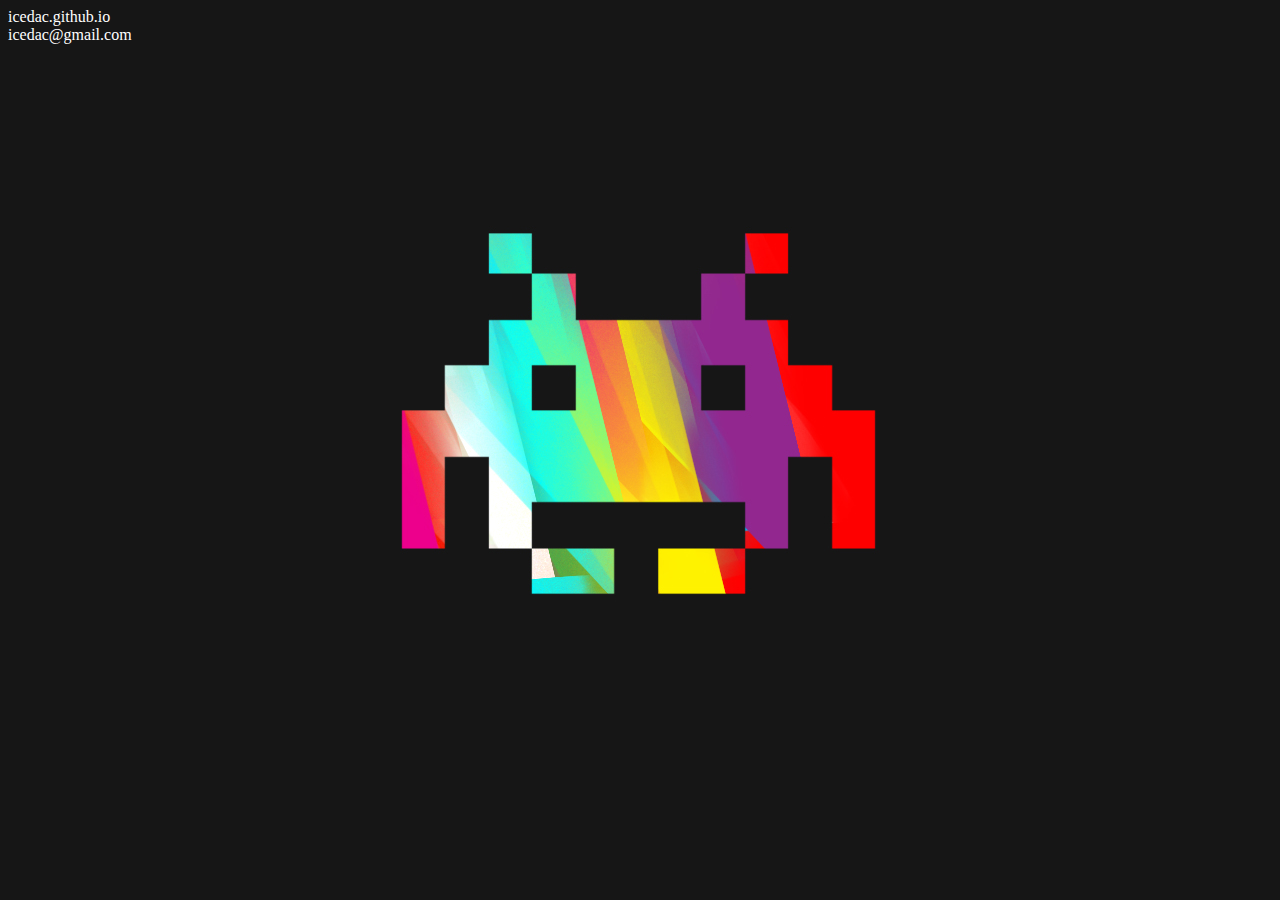
<file: index.html>
<html>
  <head>
<style>
body
{ 
background-image:url('8bitz.png');
background-repeat:no-repeat;
background-position-x: center;
background-position-y: center;
color:#ffffff;
}
</style>
  </head>
  <body>
icedac.github.io
<br>
icedac@gmail.com
  </body>
</html>
</file>
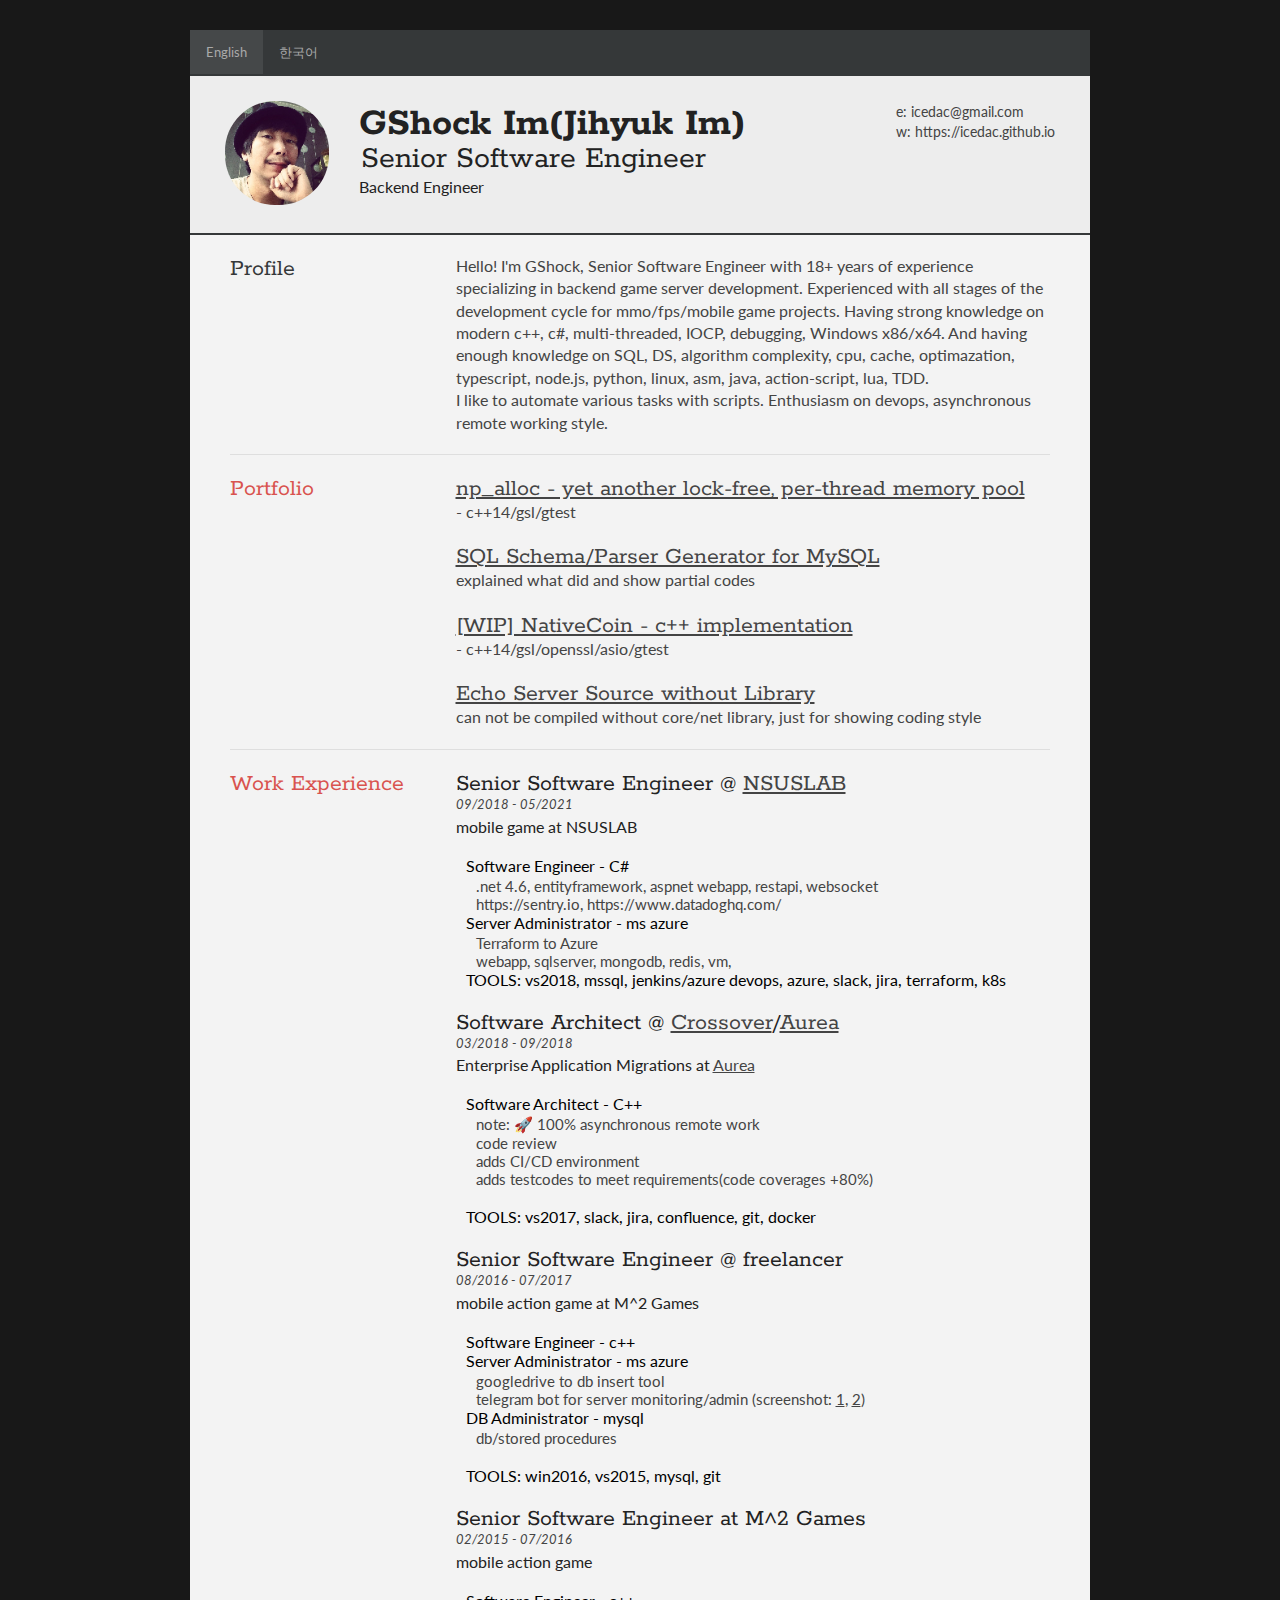
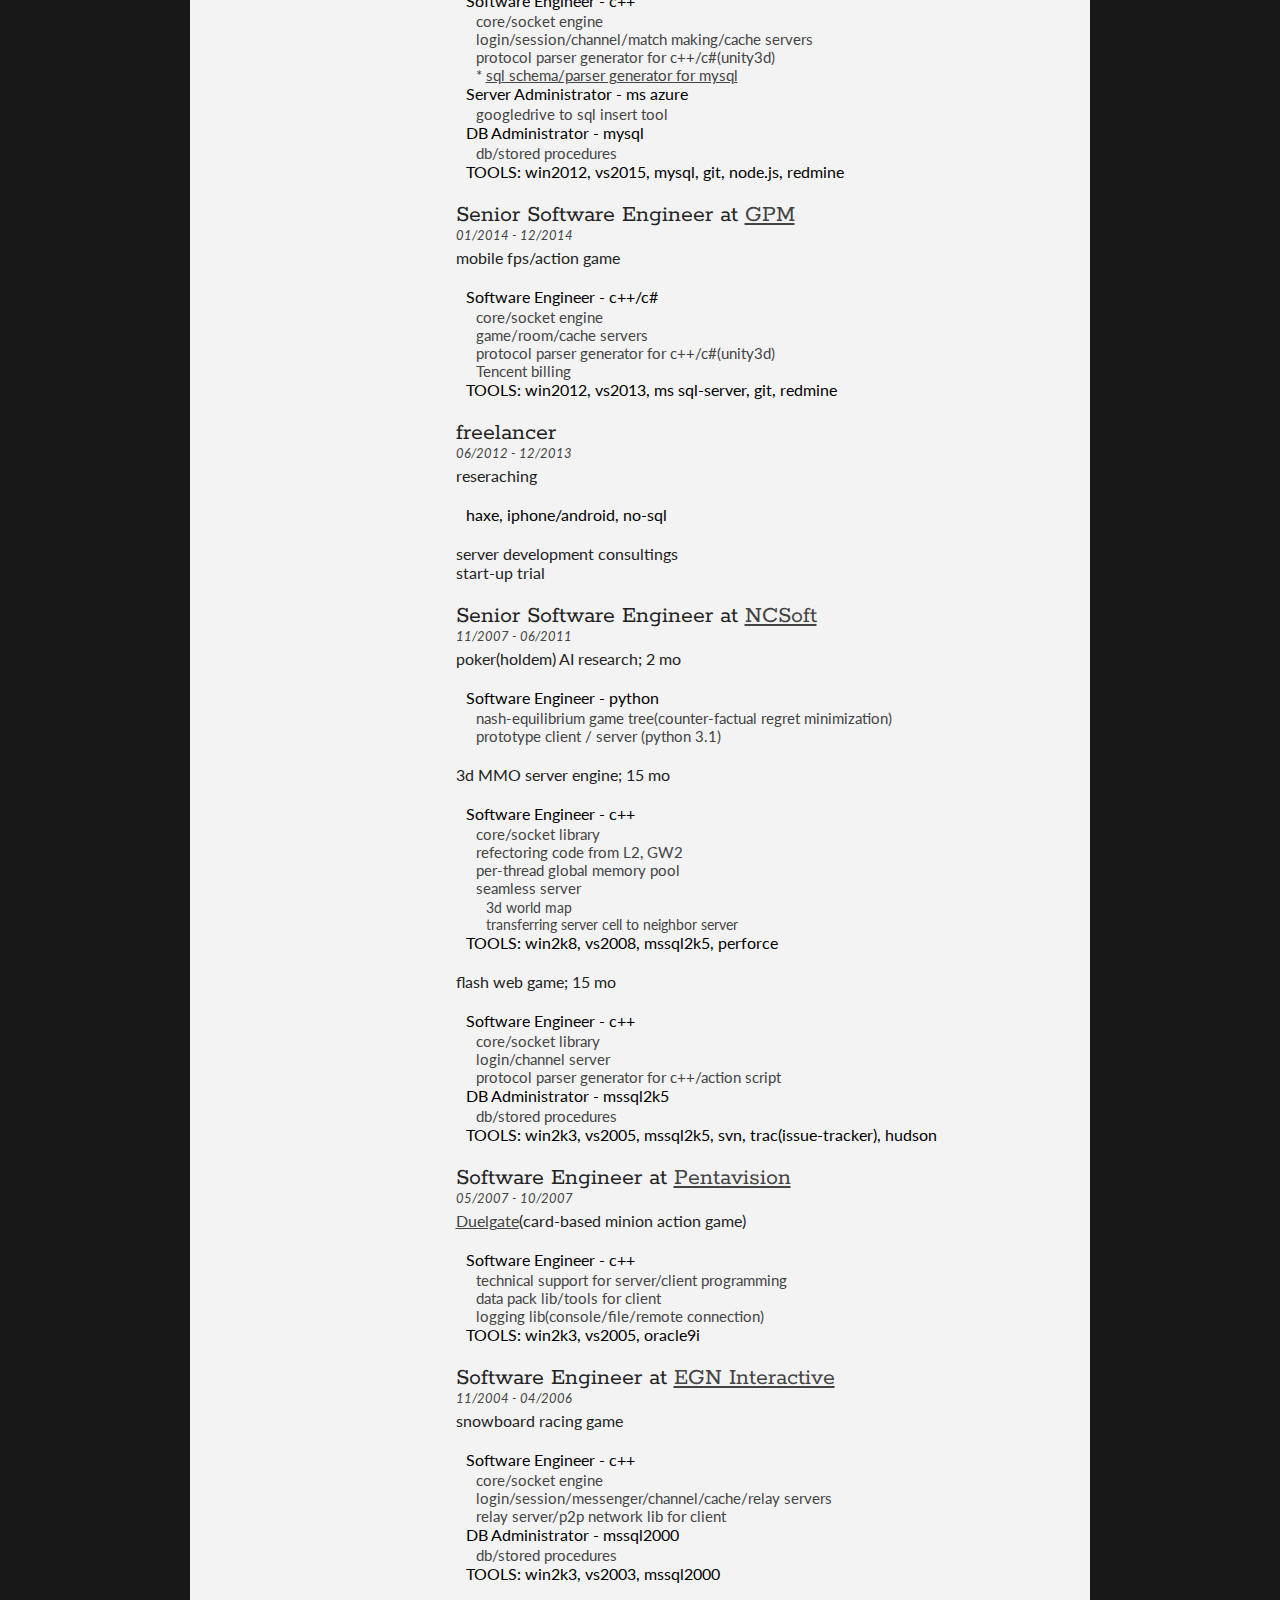
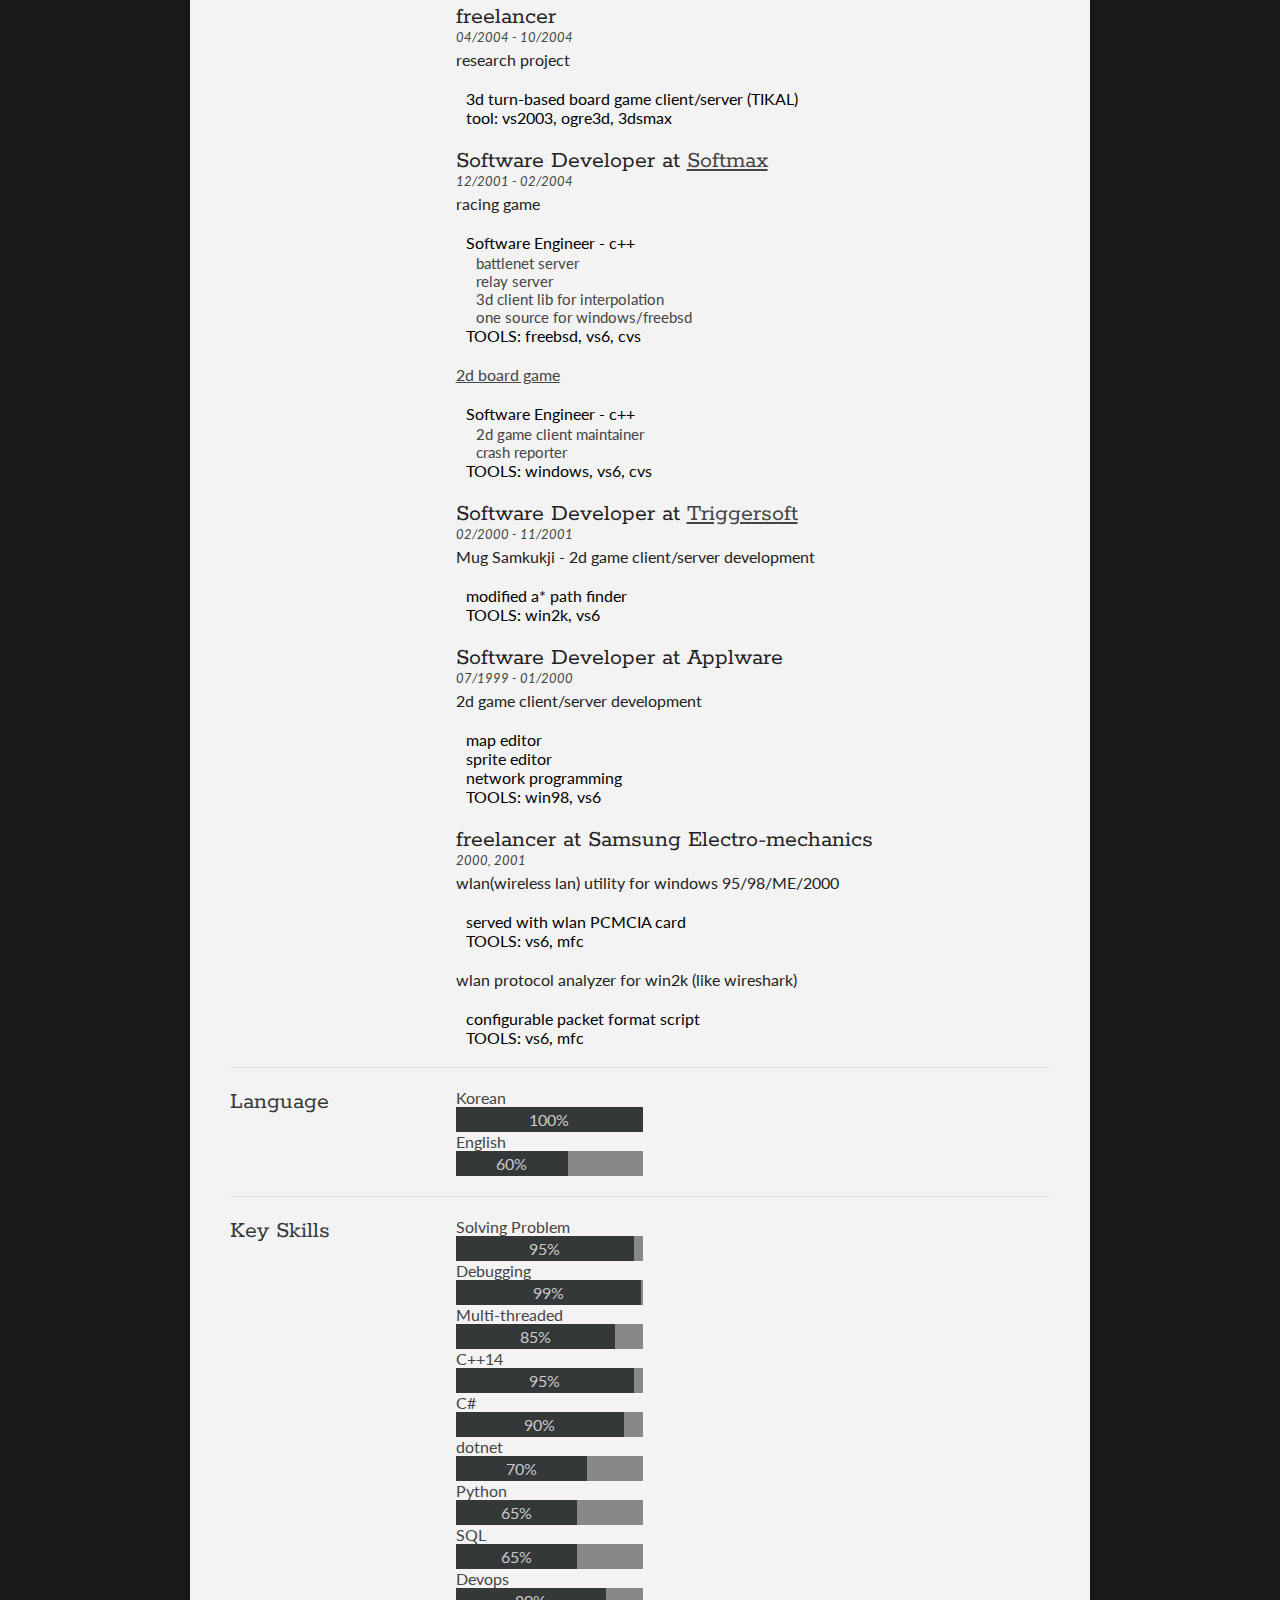
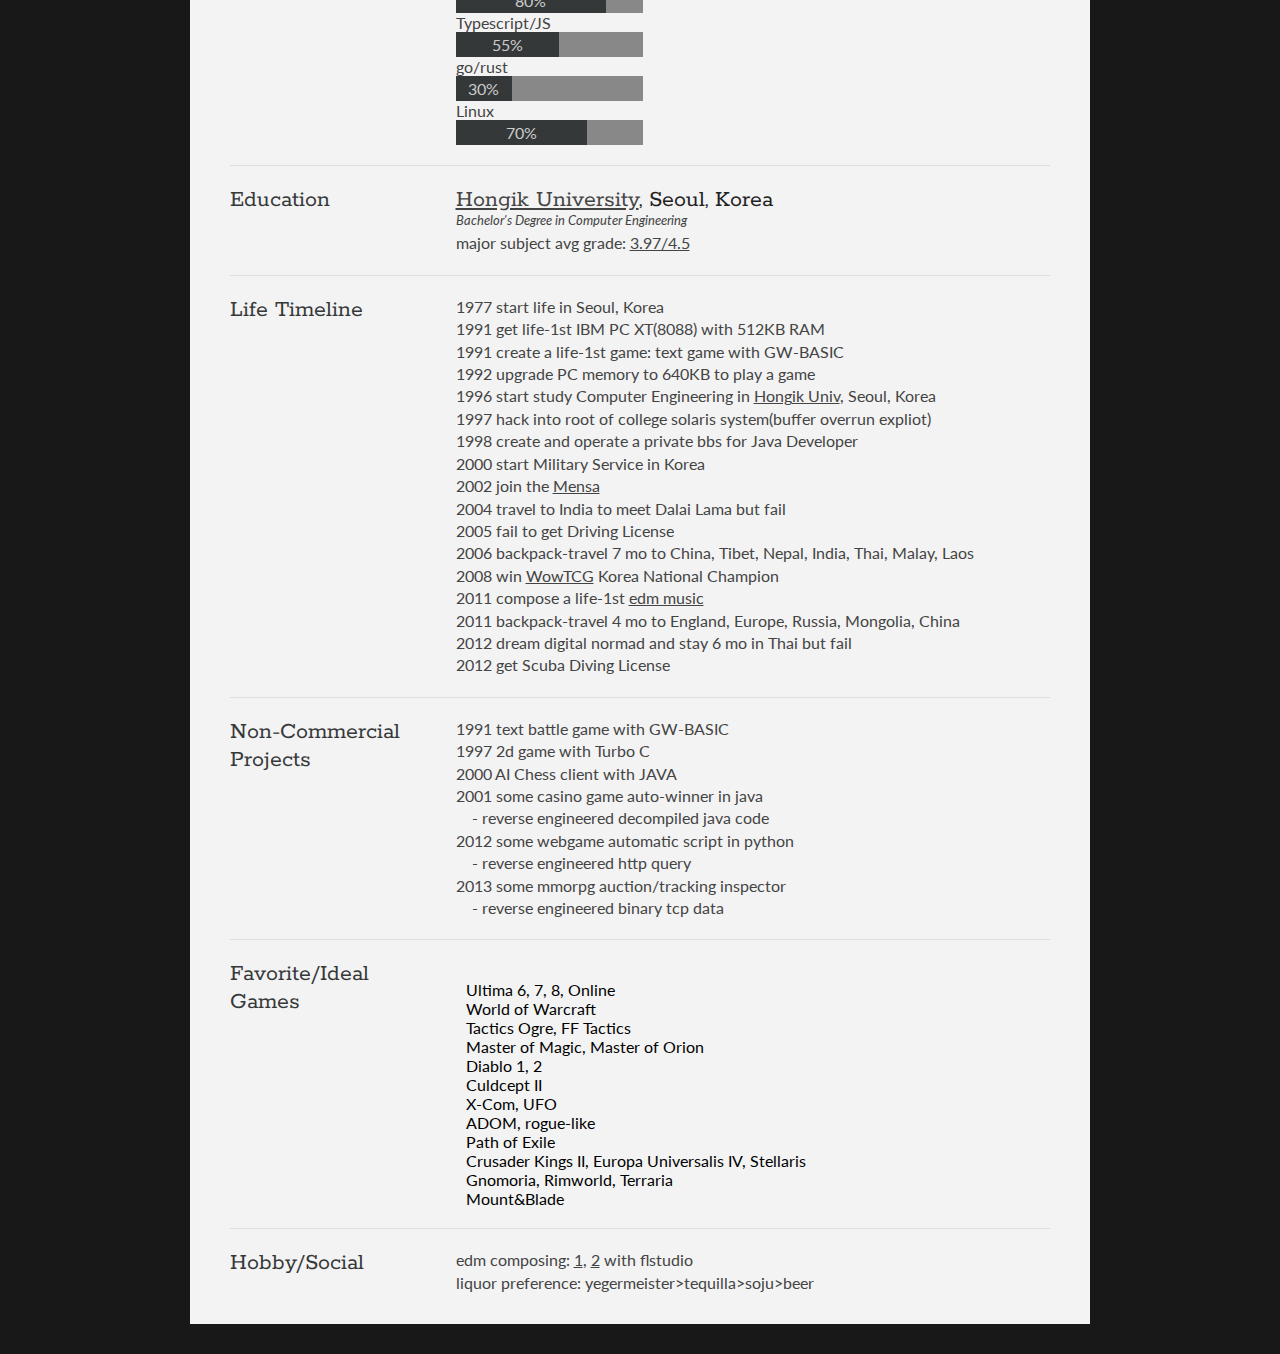
<file: cv/index.html>
<!--
	thanks for viewing source!

	cv template from : http://www.thomashardy.me.uk/free-responsive-html-css3-cv-template

	icedac@gmail.com

	thanks!

	fonts from: https://fonts.google.com/specimen/Nanum+Gothic?selection.family=Nanum+Gothic|Roboto
-->

<!DOCTYPE html>
<html>
<head>
<title>GShock Im - Curriculum Vitae</title>

<meta name="viewport" content="width=device-width"/>
<meta name="description" content="The Curriculum Vitae of GShock Im"/>
<meta charset="UTF-8"> 
 
<link type="text/css" rel="stylesheet" href="style.css">
<link href='http://fonts.googleapis.com/css?family=Rokkitt:400,700|Lato:400,300' rel='stylesheet' type='text/css'>
<!--[if lt IE 9]>
<script src="//html5shiv.googlecode.com/svn/trunk/html5.js"></script>
<![endif]-->
</head>
<body id="top">
<div id="cv" class="instaFade">
	<div class="navbar">
		<ul class="navbar">
		  <li><a class="active" href="./index.html">English</a></li>
		  <li><a href="./index.kr.html">한국어</a></li>
		</ul>
	</div>
	<div class="mainDetails">
		<div id="headshot" class="quickFade">
			<img src="icedac_128x128.png" alt="GShock Im" />
		</div>
		
		<div id="name">
			<h1 class="quickFade delayTwo">GShock Im(Jihyuk Im)</h1>
			<h2 class="quickFade delayThree">Senior Software Engineer</h2>
			<h3 class="quickFade delayThree">Backend Engineer</h3>
		</div>
		
		<div id="contactDetails" class="quickFade delayFour">
			<ul>
				<li>e: <a href="mailto:icedac@gmail.com" target="_blank">icedac@gmail.com</a></li>
				<li>w: <a href="http://icedac.github.io">https://icedac.github.io</a></li>
			</ul>
		</div>
		<div class="clear"></div>
	</div>
	
	<div id="mainArea" class="quickFade delayFive">
		<section>
			<article>
				<div class="sectionTitle">
					<h1>Profile</h1>
				</div>
				
				<div class="sectionContent">
					<p>
						Hello! I'm GShock, Senior Software Engineer with 18+ years of experience specializing in backend game server development. Experienced with all stages of the development cycle for mmo/fps/mobile game projects. Having strong knowledge on modern c++, c#, multi-threaded, IOCP, debugging, Windows x86/x64. And having enough knowledge on SQL, DS, algorithm complexity, cpu, cache, optimazation, typescript, node.js, python, linux, asm, java, action-script, lua, TDD.<br>
						I like to automate various tasks with scripts. Enthusiasm on devops, asynchronous remote working style.
					</p>
				</div>
			</article>
			<div class="clear"></div>
		</section>

		<section>
			<div class="sectionTitle sectionTitleEmp">
				<h1>Portfolio</h1>
			</div>
			
			<div class="sectionLists sectionContent">
				<article>
					<h2><a href="https://icedac.github.io/np_alloc/">np_alloc - yet another lock-free, per-thread memory pool</a></h2>
					<p>
					- c++14/gsl/gtest
					<h2><a href="./sql_gen.html">SQL Schema/Parser Generator for MySQL</a></h2>
					<p> explained what did and show partial codes
					</p>
					<h2><a href="https://icedac.github.io/nativecoin-cpp/">[WIP] NativeCoin - c++ implementation</a></h2>
					<p>
					- c++14/gsl/openssl/asio/gtest
					</p>
					<h2><a href="https://github.com/icedac/icedac.github.io/tree/master/cv/download/echo_server_wo_lib">Echo Server Source without Library</a></h2>
					<p> can not be compiled without core/net library, just for showing coding style
					</p>
				</article>
			</div>
			<div class="clear"></div>
		</section>
		
		
		<section>
			<div class="sectionTitle sectionTitleEmp">
				<h1>Work Experience</h1>
			</div>
			
			<div class="sectionLists sectionContent">

				<article>
					<h2>Senior Software Engineer @ <a href="https://www.nsuslab.com/">NSUSLAB</a></h2>
					<p class="subDetails">09/2018 - 05/2021</p>

					<h3>mobile game at NSUSLAB</h3>
					<p>
						<ul>
                			<li>Software Engineer - C#
								<ul>
									<li>.net 4.6, entityframework, aspnet webapp, restapi, websocket</li>
									<li>https://sentry.io, https://www.datadoghq.com/</li>
								</ul>
                			</li>
                			<li>Server Administrator - ms azure
								<ul>
									<li>Terraform to Azure</li>
									<li>webapp, sqlserver, mongodb, redis, vm, </li>
								</ul>
                			</li>
                			<li>TOOLS: vs2018, mssql, jenkins/azure devops, azure, slack, jira, terraform, k8s</li>
                		</ul>
                	</p>
				</article>

				<article>
					<h2>Software Architect @ <a href="https://www.crossover.com/">Crossover</a>/<a href="https://www.aurea.com/">Aurea</a></h2>
					<p class="subDetails">03/2018 - 09/2018</p>

					<h3>Enterprise Application Migrations</a> at <a href="https://www.aurea.com/">Aurea</a></h3>
					<p>
						<ul>
                			<li>Software Architect - C++
								<ul>
									<li><b>note: 🚀 100% asynchronous remote work</b></li>
									<li>code review</li>
									<li>adds CI/CD environment</li>
									<li>adds testcodes to meet requirements(code coverages +80%)</li>
								</ul>
                			</li>
							<br>
                			<li>TOOLS: vs2017, slack, jira, confluence, git, docker</li>
                		</ul>
                	</p>
				</article>

				<article>
					<h2>Senior Software Engineer @ freelancer</h2>
					<p class="subDetails">08/2016 - 07/2017</p>

					<h3>mobile action game at M^2 Games</h3>
					<p>
						<ul>
                			<li>Software Engineer - c++
                			</li>
                			<li>Server Administrator - ms azure
                				<ul>
                					<li>googledrive to db insert tool</li>
                					<li>telegram bot for server monitoring/admin (screenshot: <a href="./bot_01.png">1</a>, <a href="./bot_02.png">2</a>)</li>
                				</ul>
                			</li>
                			<li>DB Administrator - mysql
                				<ul><li>db/stored procedures</li></ul>
							</li>
							<br>
                			<li>TOOLS: win2016, vs2015, mysql, git</li>
                		</ul>
                	</p>
				</article>

				<article>
					<h2>Senior Software Engineer at M^2 Games</h2>
					<p class="subDetails">02/2015 - 07/2016</p>

					<h3>mobile action game</h3>
					<p>
						<ul>
                			<li>Software Engineer - c++
                				<ul>
                					<li>core/socket engine</li>
                					<li>login/session/channel/match making/cache servers</li>
                					<li>protocol parser generator for c++/c#(unity3d)</li>
                					<li>* <a href="./sql_gen.html">sql schema/parser generator for mysql</a>
	                				</li>
                				</ul>
                			</li>
                			<li>Server Administrator - ms azure
                				<ul>
                					<li>googledrive to sql insert tool</li>
                				</ul>
                			</li>
                			<li>DB Administrator - mysql
                				<ul><li>db/stored procedures</li></ul>
                			</li>
                			<li>TOOLS: win2012, vs2015, mysql, git, node.js, redmine</li>
                		</ul>
                	</p>
				</article>

				<article>
					<h2>Senior Software Engineer at <a href="http://www.gpm.net/">GPM</a></h2>
					<p class="subDetails">01/2014 - 12/2014</p>
					<h3>mobile fps/action game</a></h3>
					<p>
						<ul>
                			<li>Software Engineer - c++/c#
                				<ul>
                					<li>core/socket engine</li>
                					<li>game/room/cache servers</li>
                					<li>protocol parser generator for c++/c#(unity3d)</li>
                					<li>Tencent billing</li>
                				</ul>
                			</li>
                			<li>TOOLS: win2012, vs2013, ms sql-server, git, redmine
                		</ul>
					</p>
				</article>

				<article>
					<h2>freelancer</h2>
					<p class="subDetails">06/2012 - 12/2013</p>
					<h3>reseraching</h3>
					<p>
						<ul>
							<li>haxe, iphone/android, no-sql</li>
						</ul>
					</p>
					<h3>server development consultings</h3>
					<h3>start-up trial</h3>
					<p>
					</p>
				</article>
	
				<article>
					<h2>Senior Software Engineer at <a href="http://global.ncsoft.com">NCSoft</a></h2>
					<p class="subDetails">11/2007 - 06/2011</p>
					<h3>poker(holdem) AI research; 2 mo</h3>
					<p>
						<ul>
							<li>Software Engineer - python
								<ul>
									<li>nash-equilibrium game tree(counter-factual regret minimization)</li>
									<li>prototype client / server (python 3.1)</li>
								</ul>
							</li>
                		</ul>
                	</p>
					
					<h3>3d MMO server engine; 15 mo</h3>
					<p>
						<ul>
							<li>Software Engineer - c++
								<ul>
									<li>core/socket library</li>
									<li>refectoring code from L2, GW2</li>
									<li>per-thread global memory pool</li>
									<li>seamless server
										<ul>
											<li>3d world map</li>
											<li>transferring server cell to neighbor server</li>
										</ul>
									</li>
								</ul>
							</li>
							<li>TOOLS: win2k8, vs2008, mssql2k5, perforce
							</li>
						</ul>
					</p>
					<h3>flash web game; 15 mo</h3>
					<p>
						<ul>
							<li>Software Engineer - c++
								<ul>
									<li>core/socket library</li>
									<li>login/channel server</li>
									<li>protocol parser generator for c++/action script</li>
								</ul>
							</li>
                			<li>DB Administrator - mssql2k5
                				<ul><li>db/stored procedures</li></ul>
                			</li>
							<li>TOOLS: win2k3, vs2005, mssql2k5, svn, trac(issue-tracker), hudson
						</ul>
					</p>
				</article>
				
				<article>
					<h2>Software Engineer at <a href="https://en.wikipedia.org/w/index.php?title=Pentavision&redirect=no">Pentavision</a></h2>
					<p class="subDetails">05/2007 - 10/2007</p>
					<h3><a href="https://www.youtube.com/watch?v=8UbV4cfcJac">Duelgate</a>(card-based minion action game)</h3>
					<p>
						<ul>
							<li>Software Engineer - c++
								<ul>
									<li>technical support for server/client programming</li>
									<li>data pack lib/tools for client</li>
									<li>logging lib(console/file/remote connection)</li>
								</ul>
							</li>
							<li>TOOLS: win2k3, vs2005, oracle9i</li>
						</ul>
					</p>
				</article>
				
				<article>
					<h2>Software Engineer at <a href="http://www.mobygames.com/company/egn-interactive-co-ltd">EGN Interactive</a></h2>
					<p class="subDetails">11/2004 - 04/2006</p>
					<h3>snowboard racing game</h3>
					<p>
						<ul>
                			<li>Software Engineer - c++
                				<ul>
                					<li>core/socket engine</li>
                					<li>login/session/messenger/channel/cache/relay servers</li>
                					<li>relay server/p2p network lib for client</li>
                				</ul>
                			</li>
                			<li>DB Administrator - mssql2000
                				<ul><li>db/stored procedures</li></ul>
                			</li>
							<li> TOOLS: win2k3, vs2003, mssql2000
						</ul>
					</p>
				</article>

				<article>
					<h2>freelancer</h2>
					<p class="subDetails">04/2004 - 10/2004</p>
					<h3>research project</h3>
					<p>
						<ul>
							<li>3d turn-based board game client/server (TIKAL)</li>
							<li>tool: vs2003, ogre3d, 3dsmax</li>
						</ul>
					</p>
					<p>
					</p>
				</article>
	
				<article>
					<h2>Software Developer at <a href="https://en.wikipedia.org/wiki/Softmax_(company)">Softmax</a></h2>
					<p class="subDetails">12/2001 - 02/2004</p>
					<h3>racing game</h3>
					<p>
						<ul>
							<li>Software Engineer - c++
								<ul>
									<li>battlenet server</li>
									<li>relay server</li>
									<li>3d client lib for interpolation</li>
									<li>one source for windows/freebsd</li>
								</ul>
							</li>
							<li> TOOLS: freebsd, vs6, cvs</li>
						</ul>
					</p>
					<h3><a href="https://namu.wiki/w/%EC%A3%BC%EC%82%AC%EC%9C%84%EC%9D%98%20%EC%9E%94%EC%98%81">2d board game</a></h3>
					<p>
						<ul>
							<li>Software Engineer - c++
								<ul>
									<li>2d game client maintainer</li>
									<li>crash reporter</li>
								</ul>
							</li>
							<li> TOOLS: windows, vs6, cvs</li>
						</ul>
					</p>
				</article>

				<article>
					<h2>Software Developer at <a href="http://ragnarok.wikia.com/wiki/TriggerSoft">Triggersoft</a></h2>
					<p class="subDetails">02/2000 - 11/2001</p>
					<h3>Mug Samkukji - 2d game client/server development</h3>
					<p>
						<ul>
							<li> modified a* path finder</li>
							<li> TOOLS: win2k, vs6</li>
						</ul>
					</p>
				</article>

				<article>
						<h2>Software Developer at Applware</a></h2>
						<p class="subDetails">07/1999 - 01/2000</p>
						<h3>2d game client/server development</h3>
						<p>
							<ul>
								<li> map editor</li>
								<li> sprite editor</li>
								<li> network programming</li>
								<li> TOOLS: win98, vs6</li>
							</ul>
						</p>
				</article>
	
				<article>
					<h2>freelancer at Samsung Electro-mechanics</h2>
					<p class="subDetails">2000, 2001</p>
					<h3>wlan(wireless lan) utility for windows 95/98/ME/2000</h3>
					<p>
						<ul>
							<li>served with wlan PCMCIA card</li>
							<li>TOOLS: vs6, mfc</li>
						</ul>
					</p>
					<h3>wlan protocol analyzer for win2k (like wireshark)</h3>
					<p>
						<ul>
							<li>configurable packet format script</li> 
							<li>TOOLS: vs6, mfc</li>
						</ul>
					</p>
				</article>
			</div>
			<div class="clear"></div>
		</section>
		
		<section>
			<div class="sectionTitle">
				<h1>Language</h1>
			</div>
			
			<div class="sectionContent">
				<ul class="keySkills">
					<li>Korean<div class="skillProgress"><div class="skillBar" style="width: 100%">100%</div></div></li>
					<li>English<div class="skillProgress"><div class="skillBar" style="width: 60%">60%</div></div></li>
				</ul>
			</div>
			<div class="clear"></div>
		</section>
		
		<section>
			<div class="sectionTitle">
				<h1>Key Skills</h1>
			</div>
			
			<div class="sectionContent">
				<ul class="keySkills">
					<li>Solving Problem<div class="skillProgress"><div class="skillBar" style="width: 95%">95%</div></div></li>
					<li>Debugging<div class="skillProgress"><div class="skillBar" style="width: 99%">99%</div></div></li>
					<li>Multi-threaded<div class="skillProgress"><div class="skillBar" style="width: 85%">85%</div></div></li>
					<li>C++14<div class="skillProgress"><div class="skillBar" style="width: 95%">95%</div></div></li>
					<li>C#<div class="skillProgress"><div class="skillBar" style="width: 90%">90%</div></div></li>
					<li>dotnet<div class="skillProgress"><div class="skillBar" style="width: 70%">70%</div></div></li>
					<li>Python<div class="skillProgress"><div class="skillBar" style="width: 65%">65%</div></div></li>
					<li>SQL<div class="skillProgress"><div class="skillBar" style="width: 65%">65%</div></div></li>
					<li>Devops<div class="skillProgress"><div class="skillBar" style="width: 80%">80%</div></div></li>
					<li>Typescript/JS<div class="skillProgress"><div class="skillBar" style="width: 55%">55%</div></div></li>
					<li>go/rust<div class="skillProgress"><div class="skillBar" style="width: 30%">30%</div></div></li>
					<li>Linux<div class="skillProgress"><div class="skillBar" style="width: 70%">70%</div></div></li>
				</ul>
			</div>
			<div class="clear"></div>
		</section>

		<section>
			<div class="sectionTitle">
				<h1>Education</h1>
			</div>
			
			<div class="sectionLists sectionContent">
				<article>
					<h2><a href="https://en.wikipedia.org/wiki/Hongik_University">Hongik University</a>, Seoul, Korea</h2>
					<p class="subDetails">Bachelor's Degree in Computer Engineering</p>
					<p>major subject avg grade: <a href="./class_grade.png">3.97/4.5</a></p>
				</article>				
			</div>
			<div class="clear"></div>
		</section>

		<section>
			<article>
				<div class="sectionTitle">
					<h1>Life Timeline</h1>
				</div>
				
				<div class="sectionLists sectionContent">
					<p>
						1977 start life in Seoul, Korea<br>
						1991 get life-1st IBM PC XT(8088) with 512KB RAM<br>
						1991 create a life-1st game: text game with GW-BASIC<br>
						1992 upgrade PC memory to 640KB to play a game<br>
						1996 start study Computer Engineering in <a href="https://en.wikipedia.org/wiki/Hongik_University">Hongik Univ</a>, Seoul, Korea<br>
						1997 hack into root of college solaris system(buffer overrun expliot)<br>
						1998 create and operate a private bbs for Java Developer<br>
						2000 start Military Service in Korea<br>
						2002 join the <a href="./jihyuk_im_mensa.jpg">Mensa</a><br>
						2004 travel to India to meet Dalai Lama but fail<br>
						2005 fail to get Driving License<br>
						2006 backpack-travel 7 mo to China, Tibet, Nepal, India, Thai, Malay, Laos<br>
						2008 win <a href="https://en.wikipedia.org/wiki/World_of_Warcraft_Trading_Card_Game">WowTCG</a> Korea National Champion<br>
						2011 compose a life-1st <a href="https://soundcloud.com/icedac/noise-22-2-maelstorm_pulse">edm music</a><br>
						2011 backpack-travel 4 mo to England, Europe, Russia, Mongolia, China<br>
						2012 dream digital normad and stay 6 mo in Thai but fail<br>
						2012 get Scuba Diving License<br>
					</p>
				</div>
			</article>
			<div class="clear"></div>
		</section>

		<section>
			<div class="sectionTitle">
				<h1>Non-Commercial Projects</h1>
			</div>
			
			<div class="sectionLists sectionContent">
				<article>
					<p>
						1991 text battle game with GW-BASIC<br>
						1997 2d game with Turbo C<br>
						2000 AI Chess client with JAVA<br>
						2001 some casino game auto-winner in java<br>
						&nbsp; &nbsp; - reverse engineered decompiled java code<br>
						2012 some webgame automatic script in python<br>
						&nbsp; &nbsp; - reverse engineered http query<br>
						2013 some mmorpg auction/tracking inspector<br>
						&nbsp; &nbsp; - reverse engineered binary tcp data<br>
					</p>
				</article>
			</div>
			<div class="clear"></div>
		</section>

		<section>
			<div class="sectionTitle">
				<h1>Favorite/Ideal Games</h1>
			</div>
			
			<div class="sectionLists sectionContent">
				<article>
					<p>
						<ul>
							<li>Ultima 6, 7, 8, Online</li>
							<li>World of Warcraft</li>
							<li>Tactics Ogre, FF Tactics</li>
							<li>Master of Magic, Master of Orion</li>
							<li>Diablo 1, 2</li>
							<li>Culdcept II</li>
							<li>X-Com, UFO</li>
							<li>ADOM, rogue-like</li>
							<li>Path of Exile</li>
							<li>Crusader Kings II, Europa Universalis IV, Stellaris</li>
							<li>Gnomoria, Rimworld, Terraria</li>
							<li>Mount&Blade</li>
						</ul>
					</p>
				</article>
			</div>
			<div class="clear"></div>
		</section>

		<section>
			<div class="sectionTitle">
				<h1>Hobby/Social</h1>
			</div>
			
			<div class="sectionLists sectionContent">
				<article>
					<p>
						edm composing: <a href="https://soundcloud.com/icedac/noise-24-wip-intended-but-lost">1</a>, <a href="https://soundcloud.com/icedac/noise-22-2-maelstorm_pulse">2</a> with flstudio<br>
						liquor preference: yegermeister>tequilla>soju>beer
					</p>
				</article>
				
			</div>
			<div class="clear"></div>
		</section>
		
	</div>
</div>
<!-- Global site tag (gtag.js) - Google Analytics -->
<script async src="https://www.googletagmanager.com/gtag/js?id=UA-95777-7"></script>
<script>
  window.dataLayer = window.dataLayer || [];
  function gtag(){dataLayer.push(arguments);}
  gtag('js', new Date());

  gtag('config', 'UA-95777-7');
</script>
</body>
</html>
</file>
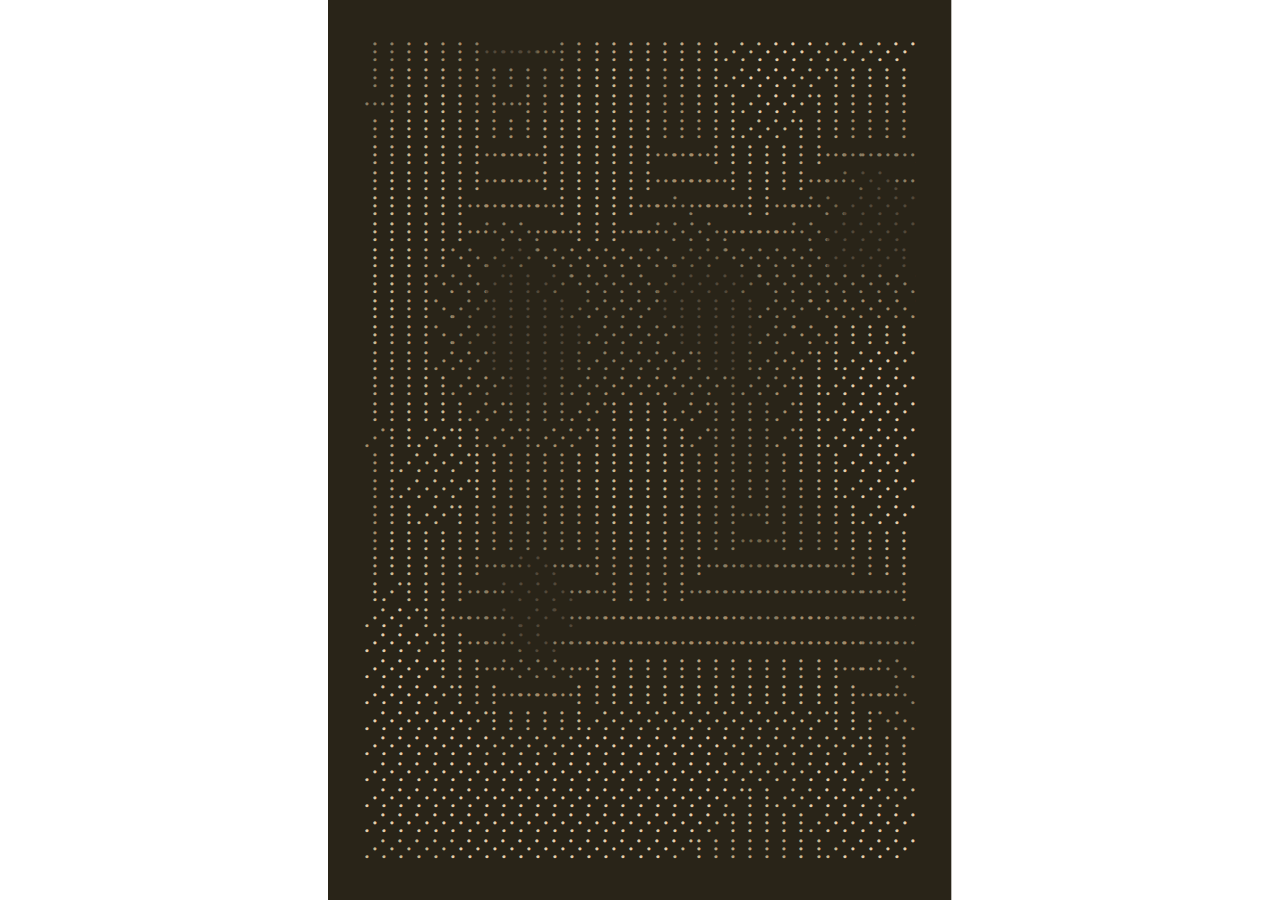
<file: art/Terraforms by Mathcastles_6539.html>
<html><head><meta charset='UTF-8'><style>html,body,svg{margin:0;padding:0; height:100%;text-align:center;}</style></head><body><svg version='2.0' encoding='utf-8' viewBox='0 0 388 560' preserveAspectRatio='xMidYMid' xmlns:xlink='http://www.w3.org/1999/xlink' xmlns='http://www.w3.org/2000/svg'><style>@font-face {font-family:'MathcastlesRemix-Regular';font-display:block;src:url([data-uri]) format('woff');}.meta{width:388px;height:560px;}.r{box-sizing: border-box;width:388px;height:560px;padding:24px;font-size:16px;display:grid;grid-template-columns:repeat(32, 3%);grid-template-rows: repeat(32, 16px);grid-gap: 0px;justify-content: space-between;}p{font-family:'MathcastlesRemix-Regular',monospace;margin:0;text-align: center;display:flex;justify-content:center;align-items:center;}.a{color:#e6ceac;}.b{color:#cdba94;}.c{color:#cdba94;}.d{color:#bda583;}.e{color:#a48d6a;}.f{color:#8b7d62;}.g{color:#73654a;}.h{color:#524839;}.i{color:#524839;}.r{background-color:#292418;}</style><foreignObject x='0' y='0' width='388' height='560'><div class='meta' xmlns='http://www.w3.org/1999/xhtml'><div class='r'><p class='f'>⋯</p><p class='f'>⋯</p><p class='e'>⋮</p><p class='d'>⋮</p><p class='e'>⋮</p><p class='e'>⋮</p><p class='f'>⋯</p><p class='h'>⋱</p><p class='h'>⋱</p><p class='h'>⋱</p><p class='g'>⋯</p><p class='f'>⋯</p><p class='e'>⋮</p><p class='d'>⋮</p><p class='d'>⋮</p><p class='d'>⋮</p><p class='d'>⋮</p><p class='d'>⋮</p><p class='d'>⋮</p><p class='d'>⋮</p><p class='c'>⋮</p><p class='b'>⋰</p><p class='b'>⋰</p><p class='a'>⋰</p><p class='a'>⋰</p><p class='a'>⋰</p><p class='b'>⋰</p><p class='b'>⋰</p><p class='b'>⋰</p><p class='b'>⋰</p><p class='a'>⋰</p><p class='a'>⋰</p><p class='f'>⋯</p><p class='e'>⋮</p><p class='d'>⋮</p><p class='d'>⋮</p><p class='d'>⋮</p><p class='e'>⋮</p><p class='e'>⋮</p><p class='f'>⋯</p><p class='f'>⋯</p><p class='f'>⋯</p><p class='f'>⋯</p><p class='e'>⋮</p><p class='d'>⋮</p><p class='c'>⋮</p><p class='c'>⋮</p><p class='d'>⋮</p><p class='d'>⋮</p><p class='e'>⋮</p><p class='d'>⋮</p><p class='d'>⋮</p><p class='c'>⋮</p><p class='b'>⋰</p><p class='a'>⋰</p><p class='a'>⋰</p><p class='a'>⋰</p><p class='b'>⋰</p><p class='b'>⋰</p><p class='c'>⋮</p><p class='c'>⋮</p><p class='c'>⋮</p><p class='c'>⋮</p><p class='c'>⋮</p><p class='f'>⋯</p><p class='e'>⋮</p><p class='d'>⋮</p><p class='c'>⋮</p><p class='c'>⋮</p><p class='d'>⋮</p><p class='e'>⋮</p><p class='e'>⋮</p><p class='f'>⋯</p><p class='e'>⋮</p><p class='e'>⋮</p><p class='d'>⋮</p><p class='c'>⋮</p><p class='c'>⋮</p><p class='c'>⋮</p><p class='d'>⋮</p><p class='d'>⋮</p><p class='e'>⋮</p><p class='e'>⋮</p><p class='d'>⋮</p><p class='c'>⋮</p><p class='c'>⋮</p><p class='b'>⋰</p><p class='a'>⋰</p><p class='a'>⋰</p><p class='b'>⋰</p><p class='c'>⋮</p><p class='c'>⋮</p><p class='d'>⋮</p><p class='d'>⋮</p><p class='d'>⋮</p><p class='d'>⋮</p><p class='e'>⋮</p><p class='d'>⋮</p><p class='c'>⋮</p><p class='c'>⋮</p><p class='c'>⋮</p><p class='d'>⋮</p><p class='d'>⋮</p><p class='e'>⋮</p><p class='e'>⋮</p><p class='e'>⋮</p><p class='d'>⋮</p><p class='d'>⋮</p><p class='c'>⋮</p><p class='c'>⋮</p><p class='c'>⋮</p><p class='d'>⋮</p><p class='d'>⋮</p><p class='e'>⋮</p><p class='e'>⋮</p><p class='e'>⋮</p><p class='d'>⋮</p><p class='c'>⋮</p><p class='b'>⋰</p><p class='b'>⋰</p><p class='b'>⋰</p><p class='c'>⋮</p><p class='d'>⋮</p><p class='d'>⋮</p><p class='e'>⋮</p><p class='e'>⋮</p><p class='e'>⋮</p><p class='e'>⋮</p><p class='d'>⋮</p><p class='d'>⋮</p><p class='c'>⋮</p><p class='c'>⋮</p><p class='c'>⋮</p><p class='d'>⋮</p><p class='d'>⋮</p><p class='e'>⋮</p><p class='e'>⋮</p><p class='e'>⋮</p><p class='d'>⋮</p><p class='d'>⋮</p><p class='c'>⋮</p><p class='c'>⋮</p><p class='c'>⋮</p><p class='d'>⋮</p><p class='d'>⋮</p><p class='e'>⋮</p><p class='e'>⋮</p><p class='e'>⋮</p><p class='d'>⋮</p><p class='c'>⋮</p><p class='c'>⋮</p><p class='c'>⋮</p><p class='c'>⋮</p><p class='d'>⋮</p><p class='d'>⋮</p><p class='e'>⋮</p><p class='f'>⋯</p><p class='f'>⋯</p><p class='f'>⋯</p><p class='f'>⋯</p><p class='d'>⋮</p><p class='c'>⋮</p><p class='c'>⋮</p><p class='c'>⋮</p><p class='c'>⋮</p><p class='d'>⋮</p><p class='d'>⋮</p><p class='e'>⋮</p><p class='e'>⋮</p><p class='e'>⋮</p><p class='d'>⋮</p><p class='d'>⋮</p><p class='c'>⋮</p><p class='c'>⋮</p><p class='c'>⋮</p><p class='d'>⋮</p><p class='d'>⋮</p><p class='e'>⋮</p><p class='e'>⋮</p><p class='e'>⋮</p><p class='e'>⋮</p><p class='d'>⋮</p><p class='d'>⋮</p><p class='c'>⋮</p><p class='d'>⋮</p><p class='d'>⋮</p><p class='e'>⋮</p><p class='f'>⋯</p><p class='g'>⋯</p><p class='h'>⋱</p><p class='h'>⋱</p><p class='f'>⋯</p><p class='c'>⋮</p><p class='c'>⋮</p><p class='c'>⋮</p><p class='c'>⋮</p><p class='c'>⋮</p><p class='d'>⋮</p><p class='e'>⋮</p><p class='e'>⋮</p><p class='e'>⋮</p><p class='e'>⋮</p><p class='e'>⋮</p><p class='d'>⋮</p><p class='c'>⋮</p><p class='c'>⋮</p><p class='c'>⋮</p><p class='d'>⋮</p><p class='e'>⋮</p><p class='e'>⋮</p><p class='f'>⋯</p><p class='e'>⋮</p><p class='e'>⋮</p><p class='e'>⋮</p><p class='d'>⋮</p><p class='d'>⋮</p><p class='e'>⋮</p><p class='e'>⋮</p><p class='f'>⋯</p><p class='g'>⋯</p><p class='h'>⋱</p><p class='i'>⋱</p><p class='i'>⋱</p><p class='h'>⋱</p><p class='c'>⋮</p><p class='c'>⋮</p><p class='c'>⋮</p><p class='c'>⋮</p><p class='d'>⋮</p><p class='d'>⋮</p><p class='e'>⋮</p><p class='f'>⋯</p><p class='f'>⋯</p><p class='f'>⋯</p><p class='e'>⋮</p><p class='e'>⋮</p><p class='d'>⋮</p><p class='d'>⋮</p><p class='d'>⋮</p><p class='e'>⋮</p><p class='e'>⋮</p><p class='f'>⋯</p><p class='f'>⋯</p><p class='f'>⋯</p><p class='f'>⋯</p><p class='e'>⋮</p><p class='e'>⋮</p><p class='e'>⋮</p><p class='e'>⋮</p><p class='f'>⋯</p><p class='f'>⋯</p><p class='h'>⋱</p><p class='i'>⋱</p><p class='i'>⋱</p><p class='i'>⋱</p><p class='i'>⋱</p><p class='c'>⋮</p><p class='c'>⋮</p><p class='c'>⋮</p><p class='d'>⋮</p><p class='d'>⋮</p><p class='e'>⋮</p><p class='f'>⋯</p><p class='g'>⋯</p><p class='h'>⋱</p><p class='g'>⋯</p><p class='f'>⋯</p><p class='f'>⋯</p><p class='e'>⋮</p><p class='e'>⋮</p><p class='e'>⋮</p><p class='e'>⋮</p><p class='f'>⋯</p><p class='f'>⋯</p><p class='g'>⋯</p><p class='g'>⋯</p><p class='g'>⋯</p><p class='f'>⋯</p><p class='f'>⋯</p><p class='f'>⋯</p><p class='f'>⋯</p><p class='f'>⋯</p><p class='f'>⋯</p><p class='h'>⋱</p><p class='h'>⋱</p><p class='h'>⋱</p><p class='h'>⋱</p><p class='i'>⋱</p><p class='c'>⋮</p><p class='c'>⋮</p><p class='d'>⋮</p><p class='d'>⋮</p><p class='e'>⋮</p><p class='f'>⋯</p><p class='f'>⋯</p><p class='h'>⋱</p><p class='i'>⋱</p><p class='i'>⋱</p><p class='h'>⋱</p><p class='g'>⋯</p><p class='f'>⋯</p><p class='f'>⋯</p><p class='f'>⋯</p><p class='f'>⋯</p><p class='f'>⋯</p><p class='g'>⋯</p><p class='h'>⋱</p><p class='h'>⋱</p><p class='h'>⋱</p><p class='h'>⋱</p><p class='g'>⋯</p><p class='f'>⋯</p><p class='f'>⋯</p><p class='f'>⋯</p><p class='f'>⋯</p><p class='f'>⋯</p><p class='f'>⋯</p><p class='f'>⋯</p><p class='f'>⋯</p><p class='f'>⋯</p><p class='c'>⋮</p><p class='c'>⋮</p><p class='d'>⋮</p><p class='d'>⋮</p><p class='e'>⋮</p><p class='f'>⋯</p><p class='g'>⋯</p><p class='i'>⋱</p><p class='i'>⋱</p><p class='i'>⋱</p><p class='i'>⋱</p><p class='i'>⋱</p><p class='g'>⋯</p><p class='f'>⋯</p><p class='f'>⋯</p><p class='f'>⋯</p><p class='f'>⋯</p><p class='h'>⋱</p><p class='h'>⋱</p><p class='i'>⋱</p><p class='i'>⋱</p><p class='h'>⋱</p><p class='h'>⋱</p><p class='f'>⋯</p><p class='f'>⋯</p><p class='f'>⋯</p><p class='e'>⋮</p><p class='e'>⋮</p><p class='e'>⋮</p><p class='e'>⋮</p><p class='e'>⋮</p><p class='e'>⋮</p><p class='c'>⋮</p><p class='d'>⋮</p><p class='d'>⋮</p><p class='d'>⋮</p><p class='e'>⋮</p><p class='f'>⋯</p><p class='g'>⋯</p><p class='i'>⋱</p><p class='i'>⋱</p><p class='i'>⋱</p><p class='i'>⋱</p><p class='i'>⋱</p><p class='h'>⋱</p><p class='f'>⋯</p><p class='f'>⋯</p><p class='f'>⋯</p><p class='f'>⋯</p><p class='f'>⋯</p><p class='h'>⋱</p><p class='h'>⋱</p><p class='h'>⋱</p><p class='h'>⋱</p><p class='h'>⋱</p><p class='f'>⋯</p><p class='f'>⋯</p><p class='e'>⋮</p><p class='e'>⋮</p><p class='d'>⋮</p><p class='c'>⋮</p><p class='c'>⋮</p><p class='c'>⋮</p><p class='c'>⋮</p><p class='d'>⋮</p><p class='d'>⋮</p><p class='d'>⋮</p><p class='d'>⋮</p><p class='e'>⋮</p><p class='e'>⋮</p><p class='f'>⋯</p><p class='h'>⋱</p><p class='i'>⋱</p><p class='i'>⋱</p><p class='i'>⋱</p><p class='i'>⋱</p><p class='g'>⋯</p><p class='f'>⋯</p><p class='f'>⋯</p><p class='f'>⋯</p><p class='f'>⋯</p><p class='f'>⋯</p><p class='f'>⋯</p><p class='g'>⋯</p><p class='h'>⋱</p><p class='h'>⋱</p><p class='g'>⋯</p><p class='f'>⋯</p><p class='e'>⋮</p><p class='e'>⋮</p><p class='d'>⋮</p><p class='c'>⋮</p><p class='b'>⋰</p><p class='a'>⋰</p><p class='a'>⋰</p><p class='b'>⋰</p><p class='d'>⋮</p><p class='d'>⋮</p><p class='d'>⋮</p><p class='c'>⋮</p><p class='d'>⋮</p><p class='e'>⋮</p><p class='e'>⋮</p><p class='f'>⋯</p><p class='h'>⋱</p><p class='h'>⋱</p><p class='h'>⋱</p><p class='g'>⋯</p><p class='f'>⋯</p><p class='f'>⋯</p><p class='e'>⋮</p><p class='e'>⋮</p><p class='e'>⋮</p><p class='e'>⋮</p><p class='f'>⋯</p><p class='f'>⋯</p><p class='f'>⋯</p><p class='g'>⋯</p><p class='f'>⋯</p><p class='f'>⋯</p><p class='e'>⋮</p><p class='d'>⋮</p><p class='c'>⋮</p><p class='b'>⋰</p><p class='a'>⋰</p><p class='a'>⋰</p><p class='a'>⋰</p><p class='a'>⋰</p><p class='d'>⋮</p><p class='d'>⋮</p><p class='c'>⋮</p><p class='c'>⋮</p><p class='c'>⋮</p><p class='d'>⋮</p><p class='e'>⋮</p><p class='e'>⋮</p><p class='f'>⋯</p><p class='f'>⋯</p><p class='f'>⋯</p><p class='f'>⋯</p><p class='e'>⋮</p><p class='e'>⋮</p><p class='d'>⋮</p><p class='d'>⋮</p><p class='d'>⋮</p><p class='d'>⋮</p><p class='e'>⋮</p><p class='e'>⋮</p><p class='f'>⋯</p><p class='f'>⋯</p><p class='f'>⋯</p><p class='f'>⋯</p><p class='e'>⋮</p><p class='d'>⋮</p><p class='c'>⋮</p><p class='b'>⋰</p><p class='a'>⋰</p><p class='a'>⋰</p><p class='a'>⋰</p><p class='a'>⋰</p><p class='e'>⋮</p><p class='d'>⋮</p><p class='c'>⋮</p><p class='b'>⋰</p><p class='b'>⋰</p><p class='c'>⋮</p><p class='d'>⋮</p><p class='e'>⋮</p><p class='e'>⋮</p><p class='f'>⋯</p><p class='e'>⋮</p><p class='e'>⋮</p><p class='e'>⋮</p><p class='d'>⋮</p><p class='d'>⋮</p><p class='c'>⋮</p><p class='c'>⋮</p><p class='d'>⋮</p><p class='d'>⋮</p><p class='e'>⋮</p><p class='f'>⋯</p><p class='f'>⋯</p><p class='f'>⋯</p><p class='f'>⋯</p><p class='e'>⋮</p><p class='d'>⋮</p><p class='c'>⋮</p><p class='b'>⋰</p><p class='a'>⋰</p><p class='a'>⋰</p><p class='a'>⋰</p><p class='a'>⋰</p><p class='e'>⋮</p><p class='d'>⋮</p><p class='b'>⋰</p><p class='b'>⋰</p><p class='b'>⋰</p><p class='b'>⋰</p><p class='c'>⋮</p><p class='d'>⋮</p><p class='e'>⋮</p><p class='e'>⋮</p><p class='e'>⋮</p><p class='e'>⋮</p><p class='d'>⋮</p><p class='c'>⋮</p><p class='c'>⋮</p><p class='c'>⋮</p><p class='c'>⋮</p><p class='c'>⋮</p><p class='d'>⋮</p><p class='e'>⋮</p><p class='e'>⋮</p><p class='f'>⋯</p><p class='f'>⋯</p><p class='f'>⋯</p><p class='e'>⋮</p><p class='d'>⋮</p><p class='d'>⋮</p><p class='c'>⋮</p><p class='a'>⋰</p><p class='a'>⋰</p><p class='a'>⋰</p><p class='a'>⋰</p><p class='e'>⋮</p><p class='d'>⋮</p><p class='b'>⋰</p><p class='b'>⋰</p><p class='b'>⋰</p><p class='b'>⋰</p><p class='c'>⋮</p><p class='d'>⋮</p><p class='e'>⋮</p><p class='e'>⋮</p><p class='e'>⋮</p><p class='e'>⋮</p><p class='d'>⋮</p><p class='c'>⋮</p><p class='c'>⋮</p><p class='c'>⋮</p><p class='c'>⋮</p><p class='c'>⋮</p><p class='d'>⋮</p><p class='e'>⋮</p><p class='e'>⋮</p><p class='f'>⋯</p><p class='f'>⋯</p><p class='f'>⋯</p><p class='f'>⋯</p><p class='e'>⋮</p><p class='d'>⋮</p><p class='c'>⋮</p><p class='b'>⋰</p><p class='a'>⋰</p><p class='a'>⋰</p><p class='a'>⋰</p><p class='e'>⋮</p><p class='d'>⋮</p><p class='c'>⋮</p><p class='b'>⋰</p><p class='b'>⋰</p><p class='c'>⋮</p><p class='d'>⋮</p><p class='e'>⋮</p><p class='e'>⋮</p><p class='f'>⋯</p><p class='e'>⋮</p><p class='e'>⋮</p><p class='e'>⋮</p><p class='d'>⋮</p><p class='c'>⋮</p><p class='c'>⋮</p><p class='c'>⋮</p><p class='d'>⋮</p><p class='d'>⋮</p><p class='e'>⋮</p><p class='f'>⋯</p><p class='f'>⋯</p><p class='g'>⋯</p><p class='f'>⋯</p><p class='f'>⋯</p><p class='f'>⋯</p><p class='e'>⋮</p><p class='d'>⋮</p><p class='c'>⋮</p><p class='b'>⋰</p><p class='a'>⋰</p><p class='a'>⋰</p><p class='e'>⋮</p><p class='c'>⋮</p><p class='c'>⋮</p><p class='c'>⋮</p><p class='c'>⋮</p><p class='d'>⋮</p><p class='d'>⋮</p><p class='e'>⋮</p><p class='f'>⋯</p><p class='f'>⋯</p><p class='f'>⋯</p><p class='f'>⋯</p><p class='e'>⋮</p><p class='e'>⋮</p><p class='d'>⋮</p><p class='d'>⋮</p><p class='d'>⋮</p><p class='d'>⋮</p><p class='e'>⋮</p><p class='e'>⋮</p><p class='f'>⋯</p><p class='f'>⋯</p><p class='g'>⋯</p><p class='g'>⋯</p><p class='f'>⋯</p><p class='f'>⋯</p><p class='f'>⋯</p><p class='e'>⋮</p><p class='d'>⋮</p><p class='d'>⋮</p><p class='c'>⋮</p><p class='c'>⋮</p><p class='d'>⋮</p><p class='c'>⋮</p><p class='c'>⋮</p><p class='c'>⋮</p><p class='d'>⋮</p><p class='d'>⋮</p><p class='e'>⋮</p><p class='f'>⋯</p><p class='g'>⋯</p><p class='h'>⋱</p><p class='h'>⋱</p><p class='f'>⋯</p><p class='f'>⋯</p><p class='e'>⋮</p><p class='e'>⋮</p><p class='e'>⋮</p><p class='e'>⋮</p><p class='e'>⋮</p><p class='e'>⋮</p><p class='e'>⋮</p><p class='f'>⋯</p><p class='f'>⋯</p><p class='g'>⋯</p><p class='g'>⋯</p><p class='f'>⋯</p><p class='f'>⋯</p><p class='f'>⋯</p><p class='f'>⋯</p><p class='e'>⋮</p><p class='e'>⋮</p><p class='d'>⋮</p><p class='d'>⋮</p><p class='c'>⋮</p><p class='b'>⋰</p><p class='c'>⋮</p><p class='c'>⋮</p><p class='d'>⋮</p><p class='e'>⋮</p><p class='f'>⋯</p><p class='f'>⋯</p><p class='h'>⋱</p><p class='i'>⋱</p><p class='i'>⋱</p><p class='h'>⋱</p><p class='f'>⋯</p><p class='f'>⋯</p><p class='e'>⋮</p><p class='e'>⋮</p><p class='e'>⋮</p><p class='e'>⋮</p><p class='e'>⋮</p><p class='f'>⋯</p><p class='f'>⋯</p><p class='f'>⋯</p><p class='f'>⋯</p><p class='f'>⋯</p><p class='f'>⋯</p><p class='f'>⋯</p><p class='f'>⋯</p><p class='f'>⋯</p><p class='f'>⋯</p><p class='f'>⋯</p><p class='f'>⋯</p><p class='e'>⋮</p><p class='b'>⋰</p><p class='a'>⋰</p><p class='b'>⋰</p><p class='c'>⋮</p><p class='d'>⋮</p><p class='e'>⋮</p><p class='f'>⋯</p><p class='f'>⋯</p><p class='h'>⋱</p><p class='i'>⋱</p><p class='i'>⋱</p><p class='h'>⋱</p><p class='f'>⋯</p><p class='f'>⋯</p><p class='e'>⋮</p><p class='e'>⋮</p><p class='e'>⋮</p><p class='e'>⋮</p><p class='e'>⋮</p><p class='e'>⋮</p><p class='e'>⋮</p><p class='e'>⋮</p><p class='f'>⋯</p><p class='f'>⋯</p><p class='f'>⋯</p><p class='e'>⋮</p><p class='e'>⋮</p><p class='f'>⋯</p><p class='f'>⋯</p><p class='f'>⋯</p><p class='f'>⋯</p><p class='f'>⋯</p><p class='a'>⋰</p><p class='a'>⋰</p><p class='a'>⋰</p><p class='b'>⋰</p><p class='c'>⋮</p><p class='d'>⋮</p><p class='e'>⋮</p><p class='f'>⋯</p><p class='g'>⋯</p><p class='h'>⋱</p><p class='h'>⋱</p><p class='f'>⋯</p><p class='f'>⋯</p><p class='e'>⋮</p><p class='e'>⋮</p><p class='e'>⋮</p><p class='e'>⋮</p><p class='e'>⋮</p><p class='e'>⋮</p><p class='e'>⋮</p><p class='e'>⋮</p><p class='e'>⋮</p><p class='e'>⋮</p><p class='e'>⋮</p><p class='e'>⋮</p><p class='e'>⋮</p><p class='e'>⋮</p><p class='e'>⋮</p><p class='e'>⋮</p><p class='f'>⋯</p><p class='f'>⋯</p><p class='f'>⋯</p><p class='a'>⋰</p><p class='a'>⋰</p><p class='a'>⋰</p><p class='a'>⋰</p><p class='c'>⋮</p><p class='d'>⋮</p><p class='d'>⋮</p><p class='e'>⋮</p><p class='f'>⋯</p><p class='f'>⋯</p><p class='f'>⋯</p><p class='f'>⋯</p><p class='e'>⋮</p><p class='d'>⋮</p><p class='d'>⋮</p><p class='d'>⋮</p><p class='d'>⋮</p><p class='d'>⋮</p><p class='d'>⋮</p><p class='d'>⋮</p><p class='d'>⋮</p><p class='d'>⋮</p><p class='d'>⋮</p><p class='d'>⋮</p><p class='d'>⋮</p><p class='d'>⋮</p><p class='d'>⋮</p><p class='d'>⋮</p><p class='e'>⋮</p><p class='e'>⋮</p><p class='f'>⋯</p><p class='f'>⋯</p><p class='a'>⋰</p><p class='a'>⋰</p><p class='a'>⋰</p><p class='a'>⋰</p><p class='b'>⋰</p><p class='c'>⋮</p><p class='d'>⋮</p><p class='d'>⋮</p><p class='e'>⋮</p><p class='e'>⋮</p><p class='e'>⋮</p><p class='e'>⋮</p><p class='d'>⋮</p><p class='d'>⋮</p><p class='c'>⋮</p><p class='c'>⋮</p><p class='c'>⋮</p><p class='c'>⋮</p><p class='c'>⋮</p><p class='c'>⋮</p><p class='c'>⋮</p><p class='c'>⋮</p><p class='c'>⋮</p><p class='c'>⋮</p><p class='c'>⋮</p><p class='c'>⋮</p><p class='c'>⋮</p><p class='c'>⋮</p><p class='d'>⋮</p><p class='e'>⋮</p><p class='e'>⋮</p><p class='f'>⋯</p><p class='a'>⋰</p><p class='a'>⋰</p><p class='a'>⋰</p><p class='a'>⋰</p><p class='a'>⋰</p><p class='a'>⋰</p><p class='b'>⋰</p><p class='c'>⋮</p><p class='d'>⋮</p><p class='d'>⋮</p><p class='d'>⋮</p><p class='d'>⋮</p><p class='c'>⋮</p><p class='b'>⋰</p><p class='b'>⋰</p><p class='b'>⋰</p><p class='b'>⋰</p><p class='b'>⋰</p><p class='b'>⋰</p><p class='b'>⋰</p><p class='b'>⋰</p><p class='b'>⋰</p><p class='b'>⋰</p><p class='b'>⋰</p><p class='b'>⋰</p><p class='b'>⋰</p><p class='b'>⋰</p><p class='c'>⋮</p><p class='c'>⋮</p><p class='d'>⋮</p><p class='e'>⋮</p><p class='e'>⋮</p><p class='a'>⋰</p><p class='a'>⋰</p><p class='a'>⋰</p><p class='a'>⋰</p><p class='a'>⋰</p><p class='a'>⋰</p><p class='a'>⋰</p><p class='b'>⋰</p><p class='b'>⋰</p><p class='b'>⋰</p><p class='b'>⋰</p><p class='b'>⋰</p><p class='a'>⋰</p><p class='a'>⋰</p><p class='a'>⋰</p><p class='a'>⋰</p><p class='a'>⋰</p><p class='a'>⋰</p><p class='a'>⋰</p><p class='a'>⋰</p><p class='a'>⋰</p><p class='b'>⋰</p><p class='b'>⋰</p><p class='b'>⋰</p><p class='b'>⋰</p><p class='b'>⋰</p><p class='b'>⋰</p><p class='b'>⋰</p><p class='b'>⋰</p><p class='c'>⋮</p><p class='d'>⋮</p><p class='d'>⋮</p><p class='a'>⋰</p><p class='a'>⋰</p><p class='a'>⋰</p><p class='a'>⋰</p><p class='a'>⋰</p><p class='a'>⋰</p><p class='a'>⋰</p><p class='a'>⋰</p><p class='a'>⋰</p><p class='a'>⋰</p><p class='a'>⋰</p><p class='a'>⋰</p><p class='a'>⋰</p><p class='a'>⋰</p><p class='a'>⋰</p><p class='a'>⋰</p><p class='a'>⋰</p><p class='a'>⋰</p><p class='a'>⋰</p><p class='a'>⋰</p><p class='a'>⋰</p><p class='b'>⋰</p><p class='b'>⋰</p><p class='b'>⋰</p><p class='b'>⋰</p><p class='b'>⋰</p><p class='a'>⋰</p><p class='a'>⋰</p><p class='a'>⋰</p><p class='b'>⋰</p><p class='c'>⋮</p><p class='c'>⋮</p><p class='a'>⋰</p><p class='a'>⋰</p><p class='a'>⋰</p><p class='a'>⋰</p><p class='a'>⋰</p><p class='a'>⋰</p><p class='a'>⋰</p><p class='a'>⋰</p><p class='a'>⋰</p><p class='a'>⋰</p><p class='a'>⋰</p><p class='a'>⋰</p><p class='a'>⋰</p><p class='a'>⋰</p><p class='a'>⋰</p><p class='a'>⋰</p><p class='a'>⋰</p><p class='a'>⋰</p><p class='a'>⋰</p><p class='a'>⋰</p><p class='a'>⋰</p><p class='b'>⋰</p><p class='c'>⋮</p><p class='c'>⋮</p><p class='b'>⋰</p><p class='b'>⋰</p><p class='a'>⋰</p><p class='a'>⋰</p><p class='a'>⋰</p><p class='a'>⋰</p><p class='b'>⋰</p><p class='b'>⋰</p><p class='a'>⋰</p><p class='a'>⋰</p><p class='a'>⋰</p><p class='a'>⋰</p><p class='a'>⋰</p><p class='a'>⋰</p><p class='a'>⋰</p><p class='a'>⋰</p><p class='a'>⋰</p><p class='a'>⋰</p><p class='a'>⋰</p><p class='a'>⋰</p><p class='a'>⋰</p><p class='a'>⋰</p><p class='a'>⋰</p><p class='a'>⋰</p><p class='a'>⋰</p><p class='a'>⋰</p><p class='a'>⋰</p><p class='a'>⋰</p><p class='b'>⋰</p><p class='c'>⋮</p><p class='c'>⋮</p><p class='c'>⋮</p><p class='c'>⋮</p><p class='c'>⋮</p><p class='b'>⋰</p><p class='a'>⋰</p><p class='a'>⋰</p><p class='a'>⋰</p><p class='a'>⋰</p><p class='a'>⋰</p><p class='b'>⋰</p><p class='b'>⋰</p><p class='b'>⋰</p><p class='b'>⋰</p><p class='b'>⋰</p><p class='a'>⋰</p><p class='a'>⋰</p><p class='a'>⋰</p><p class='a'>⋰</p><p class='a'>⋰</p><p class='a'>⋰</p><p class='a'>⋰</p><p class='a'>⋰</p><p class='a'>⋰</p><p class='a'>⋰</p><p class='a'>⋰</p><p class='a'>⋰</p><p class='a'>⋰</p><p class='b'>⋰</p><p class='c'>⋮</p><p class='d'>⋮</p><p class='d'>⋮</p><p class='d'>⋮</p><p class='d'>⋮</p><p class='d'>⋮</p><p class='c'>⋮</p><p class='c'>⋮</p><p class='b'>⋰</p><p class='a'>⋰</p><p class='a'>⋰</p><p class='a'>⋰</p><p class='a'>⋰</p></div></div></foreignObject><style>body, svg{overflow-x:hidden; overflow-y: hidden; margin:0; padding:0}.b{animation:x 8000ms 0ms linear alternate both infinite;}.c{animation:x 8000ms 1142ms linear alternate both infinite;}.d{animation:x 8000ms 2284ms linear alternate both infinite;}.e{animation:x 8000ms 3426ms linear alternate both infinite;}.f{animation:x 8000ms 4568ms linear alternate both infinite;}.g{animation:x 8000ms 5710ms linear alternate both infinite;}.h{animation:x 8000ms 6852ms linear alternate both infinite;}@keyframes x{0%{color:#e6ceac;}10%{color:#cdba94;}20%{color:#cdba94;}30%{color:#bda583;}40%{color:#a48d6a;}50%{color:#8b7d62;}60%{color:#73654a;}70%{color:#524839;}80%{color:#524839;}90%{color:#292418;}}</style><script>let MODE=0;let RESOURCE=23171;let DIRECTION=0;const SEED=7682;function map(e,t,r,i,a){return i+(a-i)*(e-t)/(r-t)}RESOURCE/=1e4;let isDaydream=1==MODE||3==MODE,isTerraformed=2==MODE||4==MODE,isOrigin=3==MODE||4==MODE,classIds=['i','h','g','f','e','d','c','b','a'],charSet=[],uni=[9600,9610,9620,3900,9812,9120,9590,143345,48,143672,143682,143692,143702,820,8210,8680,9573,142080,142085,142990,143010,143030,9580,9540,1470,143762,143790,143810];function makeSet(e){let t=[];for(let r=e;r&lt;e+10;r++)t.push(String.fromCharCode(r));return t}let newSet,originalChars=[];for(let e of classIds){let t=document.querySelector('.'+e);if(t){let e=t.textContent;originalChars.push(e)}}if(charSet.push(originalChars),isOrigin)if(SEED&gt;9e3)for(let e of uni)charSet.push(makeSet(e));else charSet.push(makeSet(uni[Math.floor(SEED)%uni.length]));else if(SEED&gt;9970)for(let e of uni)charSet.push(makeSet(e));else SEED&gt;5e3&amp;&amp;charSet.push(makeSet(uni[Math.floor(SEED)%3]));charSet=charSet.flat();let mainSet=originalChars.reverse();SEED&gt;9950&amp;&amp;(mainSet=charSet);let gridEls=document.querySelectorAll('p'),grid=[],brushSize=2,pointerDown=!1,pointerShift=0,isEraser=!1,loopLength=10,airship=0;function erase(e){e.activeClass='j',e.setAttribute('class','j'),e.h=9,e.textContent}function draw(e){let t=classIds[pointerShift%classIds.length];e.activeClass=t,e.setAttribute('class',t),e.h=pointerShift%classIds.length}for(let e=0;e&lt;32;e++){grid.push([]);for(let t=0;t&lt;32;t++){let r=gridEls[t+32*e];grid[e][t]=r,r.originalClass=r.className,r.activeClass=r.originalClass,r.h=classIds.length-classIds.indexOf(r.originalClass)-1,r.originalH=r.h,isDaydream&amp;&amp;(r.style.webkitUserSelect='none',r.style.userSelect='none'),r.onpointermove=(i=&gt;{if(pointerDown&amp;&amp;isDaydream){for(let r=-brushSize;r&lt;brushSize;r++)for(let i=-brushSize;i&lt;brushSize;i++){let a=grid[Math.min(Math.max(0,e+r),31)][Math.min(Math.max(0,t+i),31)];isEraser?erase(a):draw(a)}isEraser?erase(r):draw(r)}})}}let speedFac=SEED&gt;6500?30:1;setInterval(()=&gt;{for(let e=0;e&lt;32;e++)for(let t=0;t&lt;32;t++){let r=gridEls[t+32*e];0==MODE?r.h&gt;6-RESOURCE&amp;&amp;(r.textContent=mainSet[Math.floor(.25*airship+(r.h+.5*e+.1*DIRECTION*t))%mainSet.length]):(isDaydream||isTerraformed)&amp;&amp;(0==r.h?SEED&lt;8e3?r.textContent=mainSet[Math.floor(airship/1e3+.05*e+.005*t)%mainSet.length]:r.textContent=mainSet[Math.floor(airship/2+.05*e)%mainSet.length]:(r.textContent=charSet[Math.floor(airship/speedFac+e+r.h)%charSet.length],SEED&gt;5e3&amp;&amp;Math.random()&lt;.005&amp;&amp;(r.style.fontSize=`${3+airship%34}px`))),'j'!=r.originalClass&amp;&amp;'j'!=r.activeClass||(r.textContent=' ')}airship+=1},loopLength),document.addEventListener('keyup',e=&gt;{'e'==e.key&amp;&amp;(isEraser=!1)}),document.addEventListener('keydown',e=&gt;{'e'==e.key?isEraser=!0:'q'==e.key?brushSize=(brushSize+1)%4:'a'==e.key&amp;&amp;pointerShift++}),document.querySelector('svg').onpointerdown=(()=&gt;{pointerShift++,pointerDown=!0}),document.querySelector('svg').onpointerup=(()=&gt;{pointerDown=!1;for(let e of gridEls)e.style.animation='none',e.offsetHeight,e.style.animation=null}),document.querySelector('svg').onpointerleave=(()=&gt;{pointerDown=!1});</script></svg></body></html>
</file>
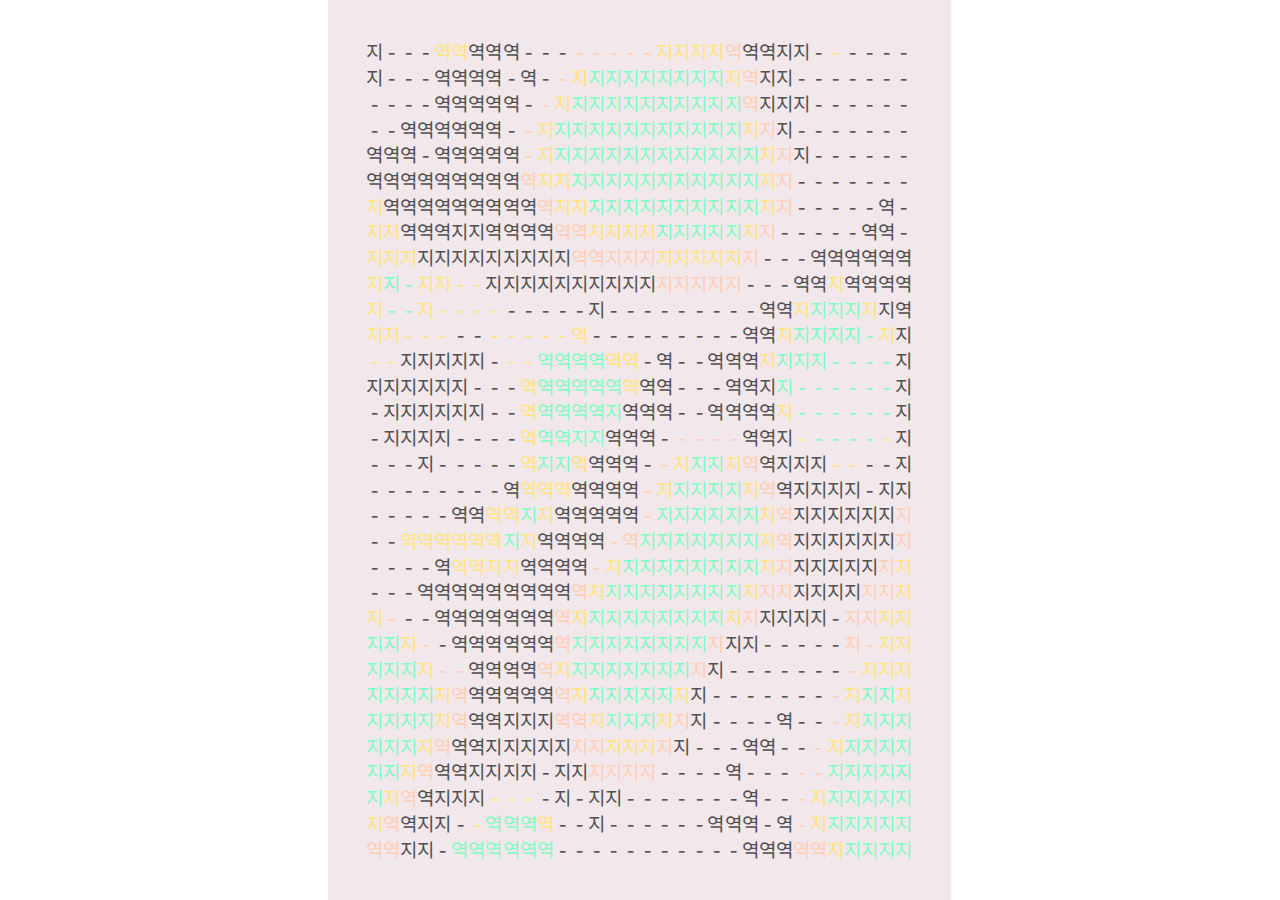
<file: art/tokens.mathcastles.xyz_terraforms_token-html_4039.html>
<html><head><meta charset='UTF-8'><style>html,body,svg{margin:0;padding:0; height:100%;text-align:center;}</style></head><body><svg version='2.0' encoding='utf-8' viewBox='0 0 388 560' preserveAspectRatio='xMidYMid' xmlns:xlink='http://www.w3.org/1999/xlink' xmlns='http://www.w3.org/2000/svg'><style>@font-face {font-family:'MathcastlesRemix-Regular';font-display:block;src:url([data-uri]) format('woff');}.meta{width:388px;height:560px;}.r{box-sizing: border-box;width:388px;height:560px;padding:24px;font-size:12px;display:grid;grid-template-columns:repeat(32, 3%);grid-template-rows: repeat(32, 16px);grid-gap: 0px;justify-content: space-between;}p{font-family:'MathcastlesRemix-Regular',monospace;margin:0;text-align: center;display:flex;justify-content:center;align-items:center;}.a{color:#7ffcc4;}.b{color:#ffe481;}.c{color:#ffcfb7;}.d{color:#505050;}.e{color:#505050;}.f{color:#505050;}.g{color:#505050;}.h{color:#ffe481;}.i{color:#7ffcc4;}.r{background-color:#f2e7ea;}</style><foreignObject x='0' y='0' width='388' height='560'><div class='meta' xmlns='http://www.w3.org/1999/xhtml'><div class='r'><p class='d'>-</p><p class='e'>-</p><p class='f'>-</p><p class='g'>역</p><p class='h'>역</p><p class='h'>역</p><p class='g'>역</p><p class='f'>-</p><p class='f'>-</p><p class='e'>-</p><p class='d'>-</p><p class='d'>-</p><p class='c'>지</p><p class='c'>지</p><p class='c'>지</p><p class='c'>지</p><p class='c'>지</p><p class='b'>지</p><p class='b'>지</p><p class='b'>지</p><p class='b'>지</p><p class='c'>지</p><p class='d'>-</p><p class='d'>-</p><p class='e'>-</p><p class='f'>-</p><p class='g'>역</p><p class='h'>역</p><p class='g'>역</p><p class='f'>-</p><p class='e'>-</p><p class='e'>-</p><p class='d'>-</p><p class='e'>-</p><p class='f'>-</p><p class='f'>-</p><p class='g'>역</p><p class='g'>역</p><p class='f'>-</p><p class='f'>-</p><p class='e'>-</p><p class='e'>-</p><p class='d'>-</p><p class='c'>지</p><p class='b'>지</p><p class='a'>지</p><p class='a'>지</p><p class='a'>지</p><p class='a'>지</p><p class='a'>지</p><p class='a'>지</p><p class='a'>지</p><p class='a'>지</p><p class='b'>지</p><p class='c'>지</p><p class='d'>-</p><p class='e'>-</p><p class='f'>-</p><p class='f'>-</p><p class='g'>역</p><p class='g'>역</p><p class='f'>-</p><p class='f'>-</p><p class='e'>-</p><p class='e'>-</p><p class='e'>-</p><p class='f'>-</p><p class='f'>-</p><p class='f'>-</p><p class='f'>-</p><p class='f'>-</p><p class='f'>-</p><p class='e'>-</p><p class='d'>-</p><p class='c'>지</p><p class='b'>지</p><p class='a'>지</p><p class='a'>지</p><p class='a'>지</p><p class='a'>지</p><p class='a'>지</p><p class='a'>지</p><p class='a'>지</p><p class='a'>지</p><p class='a'>지</p><p class='a'>지</p><p class='c'>지</p><p class='d'>-</p><p class='d'>-</p><p class='e'>-</p><p class='f'>-</p><p class='f'>-</p><p class='f'>-</p><p class='f'>-</p><p class='f'>-</p><p class='e'>-</p><p class='f'>-</p><p class='f'>-</p><p class='f'>-</p><p class='f'>-</p><p class='f'>-</p><p class='e'>-</p><p class='e'>-</p><p class='e'>-</p><p class='d'>-</p><p class='c'>지</p><p class='b'>지</p><p class='a'>지</p><p class='a'>지</p><p class='a'>지</p><p class='a'>지</p><p class='a'>지</p><p class='a'>지</p><p class='a'>지</p><p class='a'>지</p><p class='a'>지</p><p class='a'>지</p><p class='a'>지</p><p class='b'>지</p><p class='c'>지</p><p class='d'>-</p><p class='e'>-</p><p class='e'>-</p><p class='f'>-</p><p class='f'>-</p><p class='f'>-</p><p class='e'>-</p><p class='e'>-</p><p class='f'>-</p><p class='f'>-</p><p class='f'>-</p><p class='e'>-</p><p class='e'>-</p><p class='e'>-</p><p class='e'>-</p><p class='e'>-</p><p class='d'>-</p><p class='c'>지</p><p class='b'>지</p><p class='a'>지</p><p class='a'>지</p><p class='a'>지</p><p class='a'>지</p><p class='a'>지</p><p class='a'>지</p><p class='a'>지</p><p class='a'>지</p><p class='a'>지</p><p class='a'>지</p><p class='a'>지</p><p class='a'>지</p><p class='b'>지</p><p class='c'>지</p><p class='d'>-</p><p class='e'>-</p><p class='e'>-</p><p class='e'>-</p><p class='e'>-</p><p class='e'>-</p><p class='e'>-</p><p class='g'>역</p><p class='f'>-</p><p class='f'>-</p><p class='e'>-</p><p class='e'>-</p><p class='e'>-</p><p class='e'>-</p><p class='d'>-</p><p class='d'>-</p><p class='c'>지</p><p class='b'>지</p><p class='b'>지</p><p class='a'>지</p><p class='a'>지</p><p class='a'>지</p><p class='a'>지</p><p class='a'>지</p><p class='a'>지</p><p class='a'>지</p><p class='a'>지</p><p class='a'>지</p><p class='a'>지</p><p class='a'>지</p><p class='b'>지</p><p class='c'>지</p><p class='d'>-</p><p class='d'>-</p><p class='e'>-</p><p class='e'>-</p><p class='e'>-</p><p class='e'>-</p><p class='e'>-</p><p class='h'>역</p><p class='f'>-</p><p class='f'>-</p><p class='e'>-</p><p class='e'>-</p><p class='e'>-</p><p class='e'>-</p><p class='e'>-</p><p class='d'>-</p><p class='d'>-</p><p class='c'>지</p><p class='b'>지</p><p class='b'>지</p><p class='a'>지</p><p class='a'>지</p><p class='a'>지</p><p class='a'>지</p><p class='a'>지</p><p class='a'>지</p><p class='a'>지</p><p class='a'>지</p><p class='a'>지</p><p class='a'>지</p><p class='b'>지</p><p class='c'>지</p><p class='d'>-</p><p class='e'>-</p><p class='e'>-</p><p class='e'>-</p><p class='e'>-</p><p class='e'>-</p><p class='d'>-</p><p class='h'>역</p><p class='h'>역</p><p class='f'>-</p><p class='f'>-</p><p class='f'>-</p><p class='f'>-</p><p class='f'>-</p><p class='e'>-</p><p class='e'>-</p><p class='d'>-</p><p class='d'>-</p><p class='c'>지</p><p class='c'>지</p><p class='b'>지</p><p class='b'>지</p><p class='b'>지</p><p class='b'>지</p><p class='a'>지</p><p class='a'>지</p><p class='a'>지</p><p class='a'>지</p><p class='a'>지</p><p class='b'>지</p><p class='c'>지</p><p class='d'>-</p><p class='d'>-</p><p class='e'>-</p><p class='e'>-</p><p class='e'>-</p><p class='e'>-</p><p class='e'>-</p><p class='d'>-</p><p class='h'>역</p><p class='h'>역</p><p class='h'>역</p><p class='g'>역</p><p class='f'>-</p><p class='f'>-</p><p class='f'>-</p><p class='f'>-</p><p class='f'>-</p><p class='e'>-</p><p class='e'>-</p><p class='d'>-</p><p class='c'>지</p><p class='c'>지</p><p class='c'>지</p><p class='c'>지</p><p class='c'>지</p><p class='b'>지</p><p class='b'>지</p><p class='b'>지</p><p class='b'>지</p><p class='b'>지</p><p class='c'>지</p><p class='d'>-</p><p class='d'>-</p><p class='e'>-</p><p class='f'>-</p><p class='f'>-</p><p class='f'>-</p><p class='f'>-</p><p class='e'>-</p><p class='e'>-</p><p class='h'>역</p><p class='i'>역</p><p class='i'>역</p><p class='h'>역</p><p class='h'>역</p><p class='h'>역</p><p class='h'>역</p><p class='g'>역</p><p class='f'>-</p><p class='f'>-</p><p class='e'>-</p><p class='e'>-</p><p class='d'>-</p><p class='d'>-</p><p class='d'>-</p><p class='d'>-</p><p class='d'>-</p><p class='c'>지</p><p class='c'>지</p><p class='c'>지</p><p class='c'>지</p><p class='c'>지</p><p class='d'>-</p><p class='e'>-</p><p class='e'>-</p><p class='f'>-</p><p class='g'>역</p><p class='h'>역</p><p class='g'>역</p><p class='f'>-</p><p class='f'>-</p><p class='e'>-</p><p class='h'>역</p><p class='i'>역</p><p class='i'>역</p><p class='h'>역</p><p class='h'>역</p><p class='h'>역</p><p class='h'>역</p><p class='h'>역</p><p class='g'>역</p><p class='g'>역</p><p class='f'>-</p><p class='f'>-</p><p class='f'>-</p><p class='e'>-</p><p class='e'>-</p><p class='e'>-</p><p class='e'>-</p><p class='d'>-</p><p class='d'>-</p><p class='d'>-</p><p class='d'>-</p><p class='d'>-</p><p class='e'>-</p><p class='f'>-</p><p class='f'>-</p><p class='h'>역</p><p class='i'>역</p><p class='i'>역</p><p class='i'>역</p><p class='h'>역</p><p class='f'>-</p><p class='e'>-</p><p class='h'>역</p><p class='h'>역</p><p class='h'>역</p><p class='h'>역</p><p class='h'>역</p><p class='g'>역</p><p class='g'>역</p><p class='h'>역</p><p class='h'>역</p><p class='h'>역</p><p class='h'>역</p><p class='h'>역</p><p class='h'>역</p><p class='g'>역</p><p class='f'>-</p><p class='f'>-</p><p class='f'>-</p><p class='e'>-</p><p class='e'>-</p><p class='d'>-</p><p class='d'>-</p><p class='e'>-</p><p class='e'>-</p><p class='f'>-</p><p class='h'>역</p><p class='i'>역</p><p class='i'>역</p><p class='i'>역</p><p class='i'>역</p><p class='i'>역</p><p class='h'>역</p><p class='f'>-</p><p class='h'>역</p><p class='h'>역</p><p class='g'>역</p><p class='f'>-</p><p class='f'>-</p><p class='f'>-</p><p class='f'>-</p><p class='f'>-</p><p class='h'>역</p><p class='h'>역</p><p class='i'>역</p><p class='i'>역</p><p class='i'>역</p><p class='i'>역</p><p class='h'>역</p><p class='h'>역</p><p class='f'>-</p><p class='f'>-</p><p class='e'>-</p><p class='e'>-</p><p class='e'>-</p><p class='e'>-</p><p class='f'>-</p><p class='h'>역</p><p class='i'>역</p><p class='i'>역</p><p class='i'>역</p><p class='i'>역</p><p class='i'>역</p><p class='i'>역</p><p class='i'>역</p><p class='g'>역</p><p class='g'>역</p><p class='f'>-</p><p class='f'>-</p><p class='f'>-</p><p class='e'>-</p><p class='e'>-</p><p class='f'>-</p><p class='f'>-</p><p class='g'>역</p><p class='h'>역</p><p class='i'>역</p><p class='i'>역</p><p class='i'>역</p><p class='i'>역</p><p class='i'>역</p><p class='h'>역</p><p class='f'>-</p><p class='f'>-</p><p class='e'>-</p><p class='d'>-</p><p class='d'>-</p><p class='e'>-</p><p class='f'>-</p><p class='g'>역</p><p class='i'>역</p><p class='i'>역</p><p class='i'>역</p><p class='i'>역</p><p class='i'>역</p><p class='i'>역</p><p class='i'>역</p><p class='g'>역</p><p class='g'>역</p><p class='f'>-</p><p class='f'>-</p><p class='e'>-</p><p class='e'>-</p><p class='e'>-</p><p class='e'>-</p><p class='f'>-</p><p class='f'>-</p><p class='h'>역</p><p class='i'>역</p><p class='i'>역</p><p class='i'>역</p><p class='i'>역</p><p class='i'>역</p><p class='g'>역</p><p class='f'>-</p><p class='e'>-</p><p class='d'>-</p><p class='d'>-</p><p class='d'>-</p><p class='d'>-</p><p class='e'>-</p><p class='f'>-</p><p class='h'>역</p><p class='i'>역</p><p class='i'>역</p><p class='i'>역</p><p class='i'>역</p><p class='i'>역</p><p class='i'>역</p><p class='f'>-</p><p class='g'>역</p><p class='f'>-</p><p class='e'>-</p><p class='e'>-</p><p class='e'>-</p><p class='e'>-</p><p class='e'>-</p><p class='e'>-</p><p class='f'>-</p><p class='h'>역</p><p class='i'>역</p><p class='i'>역</p><p class='i'>역</p><p class='i'>역</p><p class='g'>역</p><p class='f'>-</p><p class='e'>-</p><p class='d'>-</p><p class='c'>지</p><p class='c'>지</p><p class='c'>지</p><p class='c'>지</p><p class='d'>-</p><p class='e'>-</p><p class='f'>-</p><p class='h'>역</p><p class='i'>역</p><p class='i'>역</p><p class='i'>역</p><p class='i'>역</p><p class='h'>역</p><p class='f'>-</p><p class='g'>역</p><p class='f'>-</p><p class='f'>-</p><p class='e'>-</p><p class='e'>-</p><p class='e'>-</p><p class='e'>-</p><p class='f'>-</p><p class='f'>-</p><p class='h'>역</p><p class='i'>역</p><p class='i'>역</p><p class='h'>역</p><p class='g'>역</p><p class='f'>-</p><p class='e'>-</p><p class='d'>-</p><p class='c'>지</p><p class='b'>지</p><p class='a'>지</p><p class='a'>지</p><p class='b'>지</p><p class='c'>지</p><p class='d'>-</p><p class='e'>-</p><p class='f'>-</p><p class='g'>역</p><p class='h'>역</p><p class='h'>역</p><p class='g'>역</p><p class='f'>-</p><p class='e'>-</p><p class='g'>역</p><p class='f'>-</p><p class='f'>-</p><p class='f'>-</p><p class='f'>-</p><p class='f'>-</p><p class='f'>-</p><p class='f'>-</p><p class='g'>역</p><p class='h'>역</p><p class='h'>역</p><p class='h'>역</p><p class='g'>역</p><p class='f'>-</p><p class='e'>-</p><p class='d'>-</p><p class='c'>지</p><p class='b'>지</p><p class='a'>지</p><p class='a'>지</p><p class='a'>지</p><p class='a'>지</p><p class='b'>지</p><p class='c'>지</p><p class='d'>-</p><p class='e'>-</p><p class='f'>-</p><p class='f'>-</p><p class='f'>-</p><p class='f'>-</p><p class='e'>-</p><p class='d'>-</p><p class='g'>역</p><p class='g'>역</p><p class='g'>역</p><p class='g'>역</p><p class='f'>-</p><p class='g'>역</p><p class='g'>역</p><p class='h'>역</p><p class='h'>역</p><p class='i'>역</p><p class='h'>역</p><p class='g'>역</p><p class='f'>-</p><p class='e'>-</p><p class='d'>-</p><p class='d'>-</p><p class='c'>지</p><p class='a'>지</p><p class='a'>지</p><p class='a'>지</p><p class='a'>지</p><p class='a'>지</p><p class='a'>지</p><p class='b'>지</p><p class='c'>지</p><p class='d'>-</p><p class='e'>-</p><p class='e'>-</p><p class='e'>-</p><p class='e'>-</p><p class='d'>-</p><p class='c'>지</p><p class='f'>-</p><p class='g'>역</p><p class='h'>역</p><p class='h'>역</p><p class='h'>역</p><p class='h'>역</p><p class='h'>역</p><p class='h'>역</p><p class='i'>역</p><p class='h'>역</p><p class='g'>역</p><p class='f'>-</p><p class='e'>-</p><p class='d'>-</p><p class='c'>지</p><p class='c'>지</p><p class='a'>지</p><p class='a'>지</p><p class='a'>지</p><p class='a'>지</p><p class='a'>지</p><p class='a'>지</p><p class='a'>지</p><p class='b'>지</p><p class='c'>지</p><p class='d'>-</p><p class='d'>-</p><p class='e'>-</p><p class='e'>-</p><p class='d'>-</p><p class='d'>-</p><p class='c'>지</p><p class='e'>-</p><p class='f'>-</p><p class='f'>-</p><p class='f'>-</p><p class='g'>역</p><p class='h'>역</p><p class='h'>역</p><p class='h'>역</p><p class='h'>역</p><p class='g'>역</p><p class='f'>-</p><p class='e'>-</p><p class='d'>-</p><p class='c'>지</p><p class='b'>지</p><p class='a'>지</p><p class='a'>지</p><p class='a'>지</p><p class='a'>지</p><p class='a'>지</p><p class='a'>지</p><p class='a'>지</p><p class='a'>지</p><p class='b'>지</p><p class='c'>지</p><p class='d'>-</p><p class='d'>-</p><p class='d'>-</p><p class='d'>-</p><p class='d'>-</p><p class='c'>지</p><p class='b'>지</p><p class='d'>-</p><p class='d'>-</p><p class='e'>-</p><p class='f'>-</p><p class='f'>-</p><p class='f'>-</p><p class='f'>-</p><p class='g'>역</p><p class='f'>-</p><p class='f'>-</p><p class='e'>-</p><p class='d'>-</p><p class='c'>지</p><p class='b'>지</p><p class='a'>지</p><p class='a'>지</p><p class='a'>지</p><p class='a'>지</p><p class='a'>지</p><p class='a'>지</p><p class='a'>지</p><p class='a'>지</p><p class='b'>지</p><p class='c'>지</p><p class='c'>지</p><p class='d'>-</p><p class='d'>-</p><p class='d'>-</p><p class='d'>-</p><p class='c'>지</p><p class='c'>지</p><p class='b'>지</p><p class='b'>지</p><p class='c'>지</p><p class='d'>-</p><p class='d'>-</p><p class='e'>-</p><p class='e'>-</p><p class='f'>-</p><p class='f'>-</p><p class='f'>-</p><p class='e'>-</p><p class='d'>-</p><p class='c'>지</p><p class='b'>지</p><p class='a'>지</p><p class='a'>지</p><p class='a'>지</p><p class='a'>지</p><p class='a'>지</p><p class='a'>지</p><p class='a'>지</p><p class='a'>지</p><p class='b'>지</p><p class='c'>지</p><p class='d'>-</p><p class='d'>-</p><p class='d'>-</p><p class='d'>-</p><p class='d'>-</p><p class='c'>지</p><p class='c'>지</p><p class='b'>지</p><p class='b'>지</p><p class='a'>지</p><p class='a'>지</p><p class='b'>지</p><p class='c'>지</p><p class='d'>-</p><p class='d'>-</p><p class='e'>-</p><p class='e'>-</p><p class='e'>-</p><p class='d'>-</p><p class='d'>-</p><p class='c'>지</p><p class='a'>지</p><p class='a'>지</p><p class='a'>지</p><p class='a'>지</p><p class='a'>지</p><p class='a'>지</p><p class='a'>지</p><p class='a'>지</p><p class='c'>지</p><p class='d'>-</p><p class='d'>-</p><p class='e'>-</p><p class='e'>-</p><p class='e'>-</p><p class='d'>-</p><p class='d'>-</p><p class='c'>지</p><p class='c'>지</p><p class='b'>지</p><p class='b'>지</p><p class='a'>지</p><p class='a'>지</p><p class='a'>지</p><p class='b'>지</p><p class='c'>지</p><p class='c'>지</p><p class='d'>-</p><p class='d'>-</p><p class='d'>-</p><p class='d'>-</p><p class='c'>지</p><p class='b'>지</p><p class='a'>지</p><p class='a'>지</p><p class='a'>지</p><p class='a'>지</p><p class='a'>지</p><p class='a'>지</p><p class='a'>지</p><p class='c'>지</p><p class='d'>-</p><p class='e'>-</p><p class='f'>-</p><p class='f'>-</p><p class='f'>-</p><p class='e'>-</p><p class='d'>-</p><p class='d'>-</p><p class='c'>지</p><p class='b'>지</p><p class='b'>지</p><p class='b'>지</p><p class='a'>지</p><p class='a'>지</p><p class='a'>지</p><p class='a'>지</p><p class='b'>지</p><p class='c'>지</p><p class='d'>-</p><p class='d'>-</p><p class='d'>-</p><p class='d'>-</p><p class='d'>-</p><p class='c'>지</p><p class='b'>지</p><p class='a'>지</p><p class='a'>지</p><p class='a'>지</p><p class='a'>지</p><p class='a'>지</p><p class='b'>지</p><p class='d'>-</p><p class='e'>-</p><p class='f'>-</p><p class='f'>-</p><p class='f'>-</p><p class='f'>-</p><p class='e'>-</p><p class='d'>-</p><p class='c'>지</p><p class='b'>지</p><p class='a'>지</p><p class='a'>지</p><p class='b'>지</p><p class='a'>지</p><p class='a'>지</p><p class='a'>지</p><p class='a'>지</p><p class='b'>지</p><p class='c'>지</p><p class='d'>-</p><p class='d'>-</p><p class='e'>-</p><p class='e'>-</p><p class='d'>-</p><p class='c'>지</p><p class='c'>지</p><p class='b'>지</p><p class='a'>지</p><p class='a'>지</p><p class='a'>지</p><p class='b'>지</p><p class='c'>지</p><p class='d'>-</p><p class='e'>-</p><p class='f'>-</p><p class='f'>-</p><p class='f'>-</p><p class='f'>-</p><p class='e'>-</p><p class='d'>-</p><p class='c'>지</p><p class='b'>지</p><p class='a'>지</p><p class='a'>지</p><p class='a'>지</p><p class='a'>지</p><p class='a'>지</p><p class='a'>지</p><p class='b'>지</p><p class='c'>지</p><p class='d'>-</p><p class='d'>-</p><p class='e'>-</p><p class='e'>-</p><p class='e'>-</p><p class='e'>-</p><p class='d'>-</p><p class='c'>지</p><p class='c'>지</p><p class='b'>지</p><p class='b'>지</p><p class='b'>지</p><p class='c'>지</p><p class='d'>-</p><p class='e'>-</p><p class='f'>-</p><p class='f'>-</p><p class='f'>-</p><p class='f'>-</p><p class='e'>-</p><p class='d'>-</p><p class='c'>지</p><p class='b'>지</p><p class='a'>지</p><p class='a'>지</p><p class='a'>지</p><p class='a'>지</p><p class='a'>지</p><p class='a'>지</p><p class='b'>지</p><p class='c'>지</p><p class='d'>-</p><p class='d'>-</p><p class='e'>-</p><p class='f'>-</p><p class='f'>-</p><p class='f'>-</p><p class='f'>-</p><p class='e'>-</p><p class='d'>-</p><p class='c'>지</p><p class='c'>지</p><p class='c'>지</p><p class='c'>지</p><p class='d'>-</p><p class='d'>-</p><p class='e'>-</p><p class='e'>-</p><p class='f'>-</p><p class='e'>-</p><p class='e'>-</p><p class='d'>-</p><p class='c'>지</p><p class='c'>지</p><p class='a'>지</p><p class='a'>지</p><p class='a'>지</p><p class='a'>지</p><p class='a'>지</p><p class='a'>지</p><p class='b'>지</p><p class='c'>지</p><p class='d'>-</p><p class='e'>-</p><p class='e'>-</p><p class='f'>-</p><p class='h'>역</p><p class='h'>역</p><p class='h'>역</p><p class='f'>-</p><p class='e'>-</p><p class='e'>-</p><p class='d'>-</p><p class='d'>-</p><p class='d'>-</p><p class='d'>-</p><p class='d'>-</p><p class='d'>-</p><p class='e'>-</p><p class='e'>-</p><p class='e'>-</p><p class='e'>-</p><p class='d'>-</p><p class='d'>-</p><p class='c'>지</p><p class='b'>지</p><p class='a'>지</p><p class='a'>지</p><p class='a'>지</p><p class='a'>지</p><p class='a'>지</p><p class='b'>지</p><p class='c'>지</p><p class='d'>-</p><p class='e'>-</p><p class='f'>-</p><p class='g'>역</p><p class='h'>역</p><p class='i'>역</p><p class='i'>역</p><p class='i'>역</p><p class='h'>역</p><p class='f'>-</p><p class='e'>-</p><p class='d'>-</p><p class='d'>-</p><p class='d'>-</p><p class='d'>-</p><p class='d'>-</p><p class='d'>-</p><p class='e'>-</p><p class='e'>-</p><p class='e'>-</p><p class='e'>-</p><p class='d'>-</p><p class='d'>-</p><p class='c'>지</p><p class='b'>지</p><p class='a'>지</p><p class='a'>지</p><p class='a'>지</p><p class='a'>지</p><p class='a'>지</p><p class='c'>지</p><p class='c'>지</p><p class='e'>-</p><p class='f'>-</p><p class='g'>역</p><p class='i'>역</p><p class='i'>역</p><p class='i'>역</p><p class='i'>역</p><p class='i'>역</p><p class='i'>역</p><p class='f'>-</p><p class='e'>-</p><p class='d'>-</p><p class='d'>-</p><p class='d'>-</p><p class='d'>-</p><p class='d'>-</p><p class='d'>-</p><p class='d'>-</p><p class='d'>-</p><p class='d'>-</p><p class='d'>-</p><p class='d'>-</p><p class='d'>-</p><p class='c'>지</p><p class='c'>지</p><p class='b'>지</p><p class='a'>지</p><p class='a'>지</p><p class='a'>지</p><p class='a'>지</p></div></div></foreignObject><style>body, svg{overflow-x:hidden; overflow-y: hidden; margin:0; padding:0}.b{animation:x 800ms 0ms steps(1) infinite;}.c{animation:x 800ms 80ms steps(1) infinite;}.d{animation:x 800ms 160ms steps(1) infinite;}.e{animation:x 800ms 240ms steps(1) infinite;}.f{animation:x 800ms 320ms steps(1) infinite;}.g{animation:x 800ms 400ms steps(1) infinite;}.h{animation:x 800ms 480ms steps(1) infinite;}@keyframes x{0%{color:#7ffcc4;}10%{color:#ffe481;}20%{color:#ffcfb7;}30%{color:#505050;}40%{color:#505050;}50%{color:#505050;}60%{color:#505050;}70%{color:#ffe481;}80%{color:#7ffcc4;}90%{color:#f2e7ea;}}</style><script>let MODE=0;let RESOURCE=40408;let DIRECTION=3;const SEED=667;function map(e,t,r,i,a){return i+(a-i)*(e-t)/(r-t)}RESOURCE/=1e4;let isDaydream=1==MODE||3==MODE,isTerraformed=2==MODE||4==MODE,isOrigin=3==MODE||4==MODE,classIds=['i','h','g','f','e','d','c','b','a'],charSet=[],uni=[9600,9610,9620,3900,9812,9120,9590,143345,48,143672,143682,143692,143702,820,8210,8680,9573,142080,142085,142990,143010,143030,9580,9540,1470,143762,143790,143810];function makeSet(e){let t=[];for(let r=e;r&lt;e+10;r++)t.push(String.fromCharCode(r));return t}let newSet,originalChars=[];for(let e of classIds){let t=document.querySelector('.'+e);if(t){let e=t.textContent;originalChars.push(e)}}if(charSet.push(originalChars),isOrigin)if(SEED&gt;9e3)for(let e of uni)charSet.push(makeSet(e));else charSet.push(makeSet(uni[Math.floor(SEED)%uni.length]));else if(SEED&gt;9970)for(let e of uni)charSet.push(makeSet(e));else SEED&gt;5e3&amp;&amp;charSet.push(makeSet(uni[Math.floor(SEED)%3]));charSet=charSet.flat();let mainSet=originalChars.reverse();SEED&gt;9950&amp;&amp;(mainSet=charSet);let gridEls=document.querySelectorAll('p'),grid=[],brushSize=2,pointerDown=!1,pointerShift=0,isEraser=!1,loopLength=10,airship=0;function erase(e){e.activeClass='j',e.setAttribute('class','j'),e.h=9,e.textContent}function draw(e){let t=classIds[pointerShift%classIds.length];e.activeClass=t,e.setAttribute('class',t),e.h=pointerShift%classIds.length}for(let e=0;e&lt;32;e++){grid.push([]);for(let t=0;t&lt;32;t++){let r=gridEls[t+32*e];grid[e][t]=r,r.originalClass=r.className,r.activeClass=r.originalClass,r.h=classIds.length-classIds.indexOf(r.originalClass)-1,r.originalH=r.h,isDaydream&amp;&amp;(r.style.webkitUserSelect='none',r.style.userSelect='none'),r.onpointermove=(i=&gt;{if(pointerDown&amp;&amp;isDaydream){for(let r=-brushSize;r&lt;brushSize;r++)for(let i=-brushSize;i&lt;brushSize;i++){let a=grid[Math.min(Math.max(0,e+r),31)][Math.min(Math.max(0,t+i),31)];isEraser?erase(a):draw(a)}isEraser?erase(r):draw(r)}})}}let speedFac=SEED&gt;6500?30:1;setInterval(()=&gt;{for(let e=0;e&lt;32;e++)for(let t=0;t&lt;32;t++){let r=gridEls[t+32*e];0==MODE?r.h&gt;6-RESOURCE&amp;&amp;(r.textContent=mainSet[Math.floor(.25*airship+(r.h+.5*e+.1*DIRECTION*t))%mainSet.length]):(isDaydream||isTerraformed)&amp;&amp;(0==r.h?SEED&lt;8e3?r.textContent=mainSet[Math.floor(airship/1e3+.05*e+.005*t)%mainSet.length]:r.textContent=mainSet[Math.floor(airship/2+.05*e)%mainSet.length]:(r.textContent=charSet[Math.floor(airship/speedFac+e+r.h)%charSet.length],SEED&gt;5e3&amp;&amp;Math.random()&lt;.005&amp;&amp;(r.style.fontSize=`${3+airship%34}px`))),'j'!=r.originalClass&amp;&amp;'j'!=r.activeClass||(r.textContent=' ')}airship+=1},loopLength),document.addEventListener('keyup',e=&gt;{'e'==e.key&amp;&amp;(isEraser=!1)}),document.addEventListener('keydown',e=&gt;{'e'==e.key?isEraser=!0:'q'==e.key?brushSize=(brushSize+1)%4:'a'==e.key&amp;&amp;pointerShift++}),document.querySelector('svg').onpointerdown=(()=&gt;{pointerShift++,pointerDown=!0}),document.querySelector('svg').onpointerup=(()=&gt;{pointerDown=!1;for(let e of gridEls)e.style.animation='none',e.offsetHeight,e.style.animation=null}),document.querySelector('svg').onpointerleave=(()=&gt;{pointerDown=!1});</script></svg></body></html>
</file>
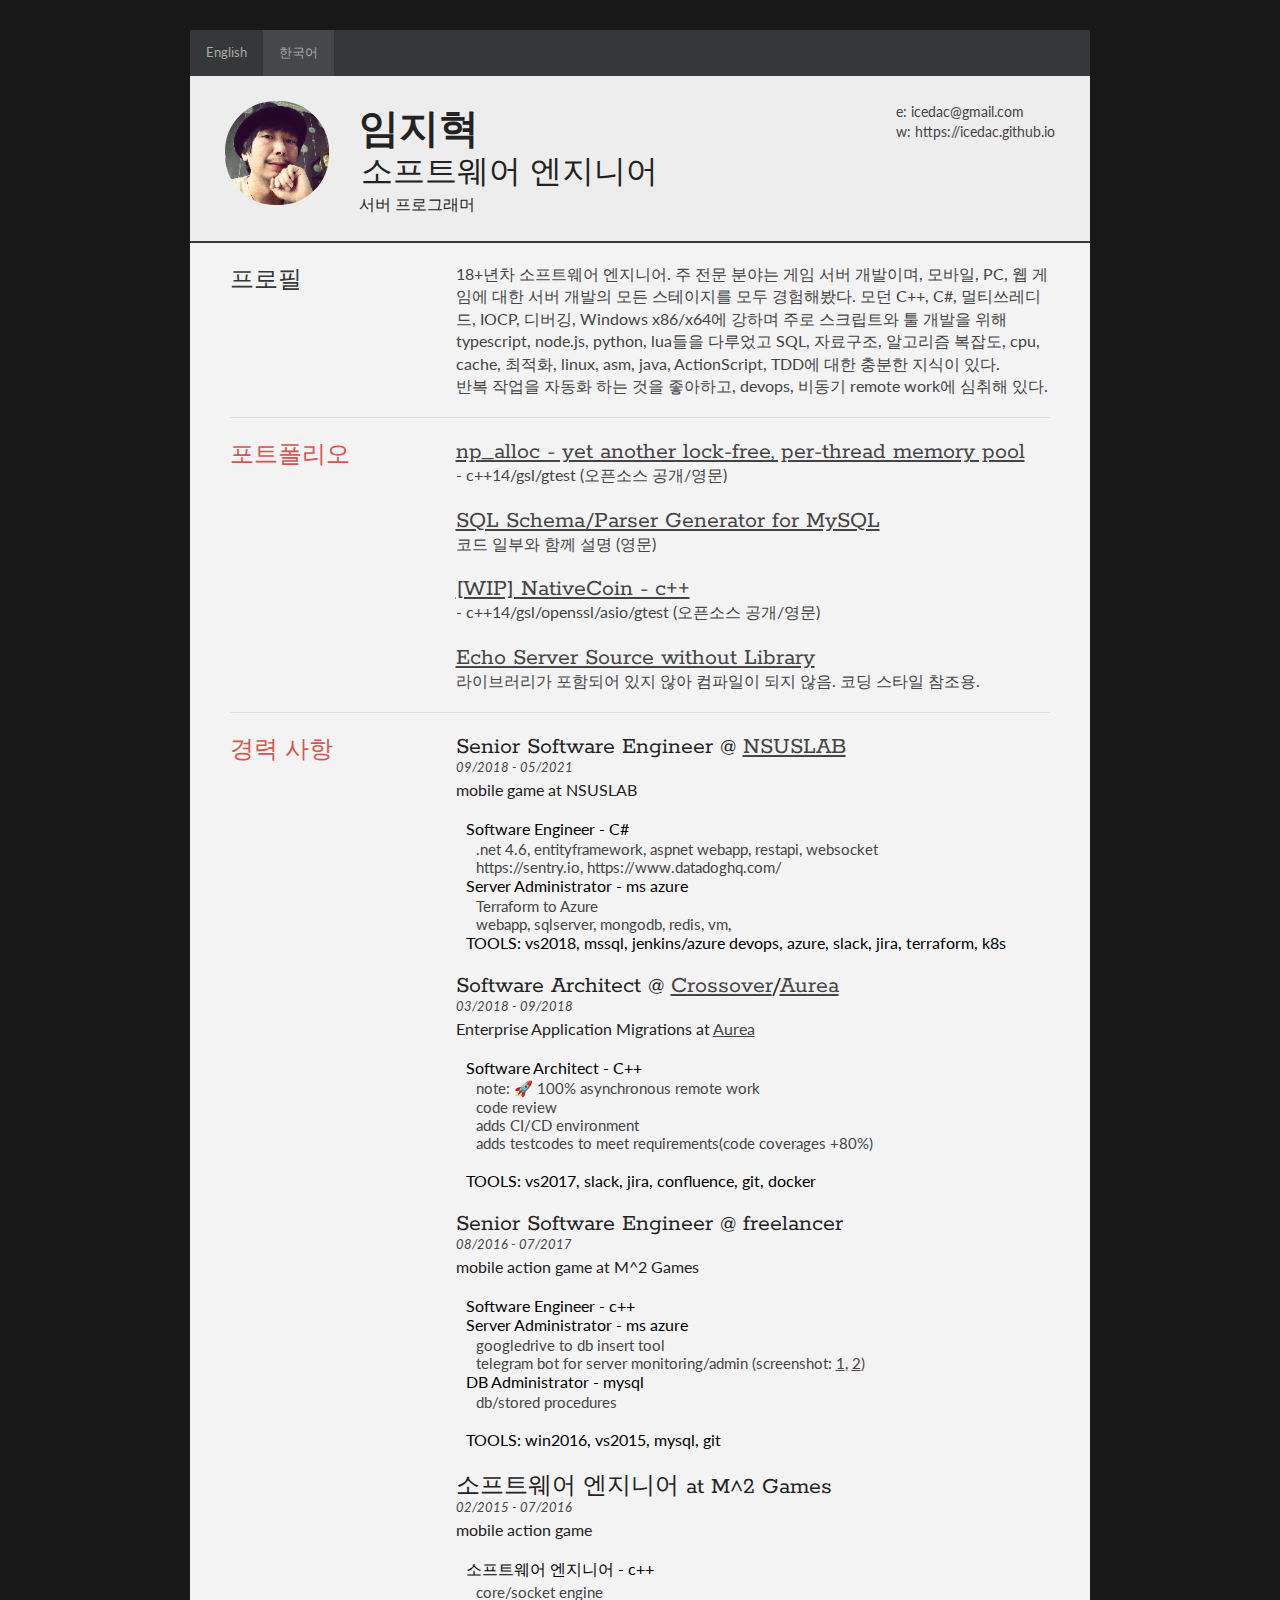
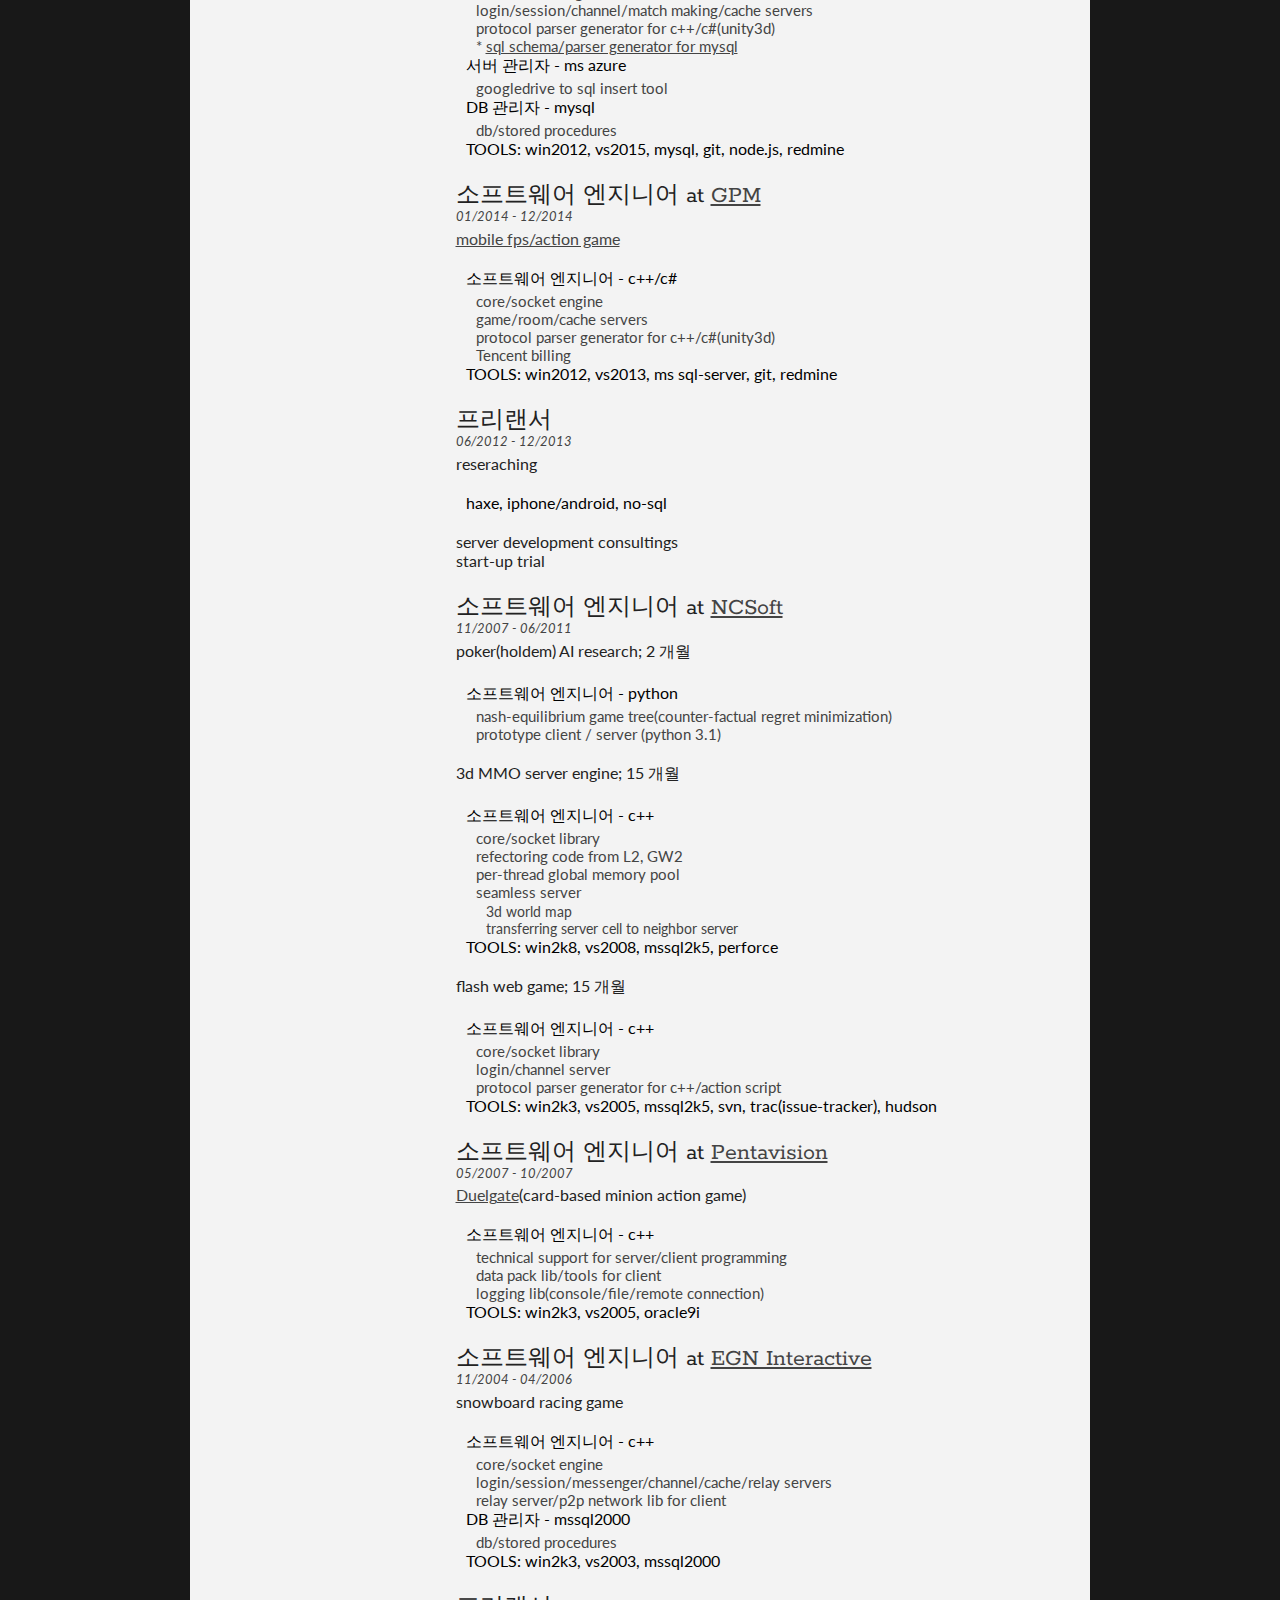
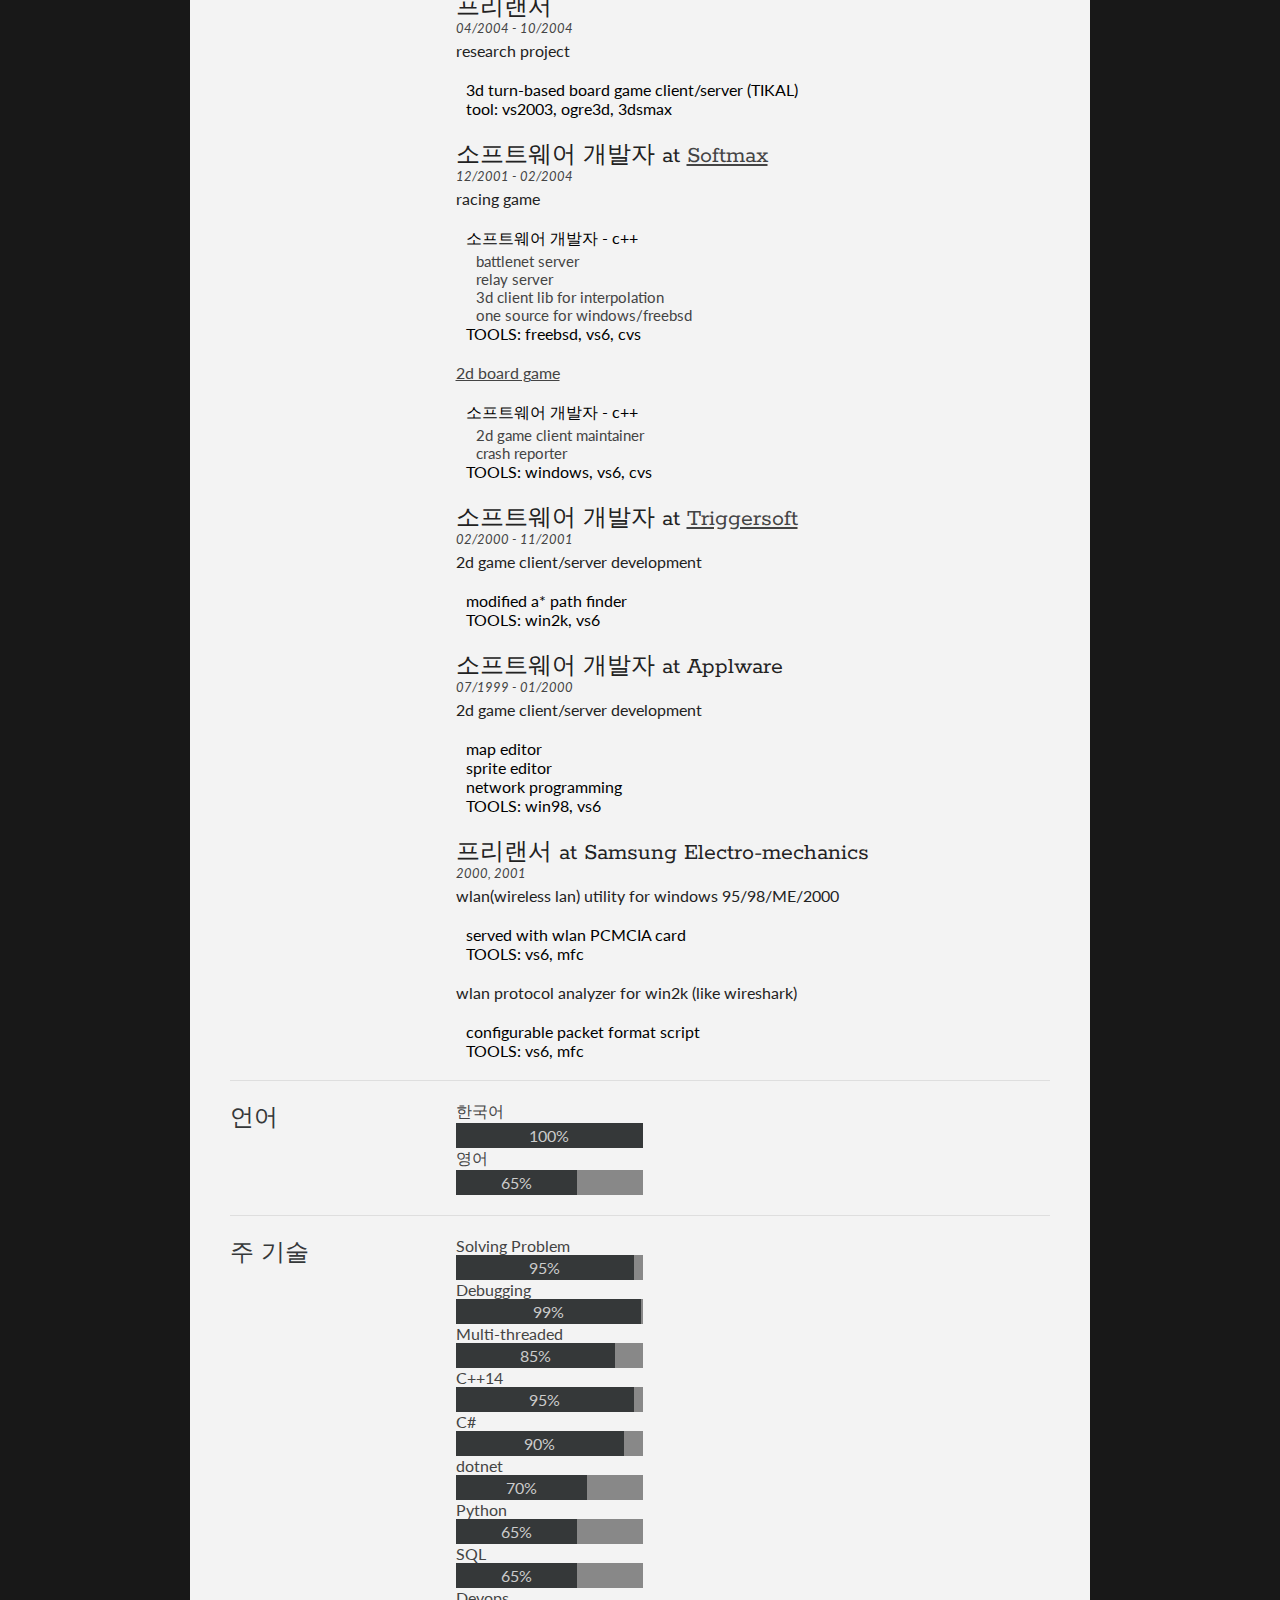
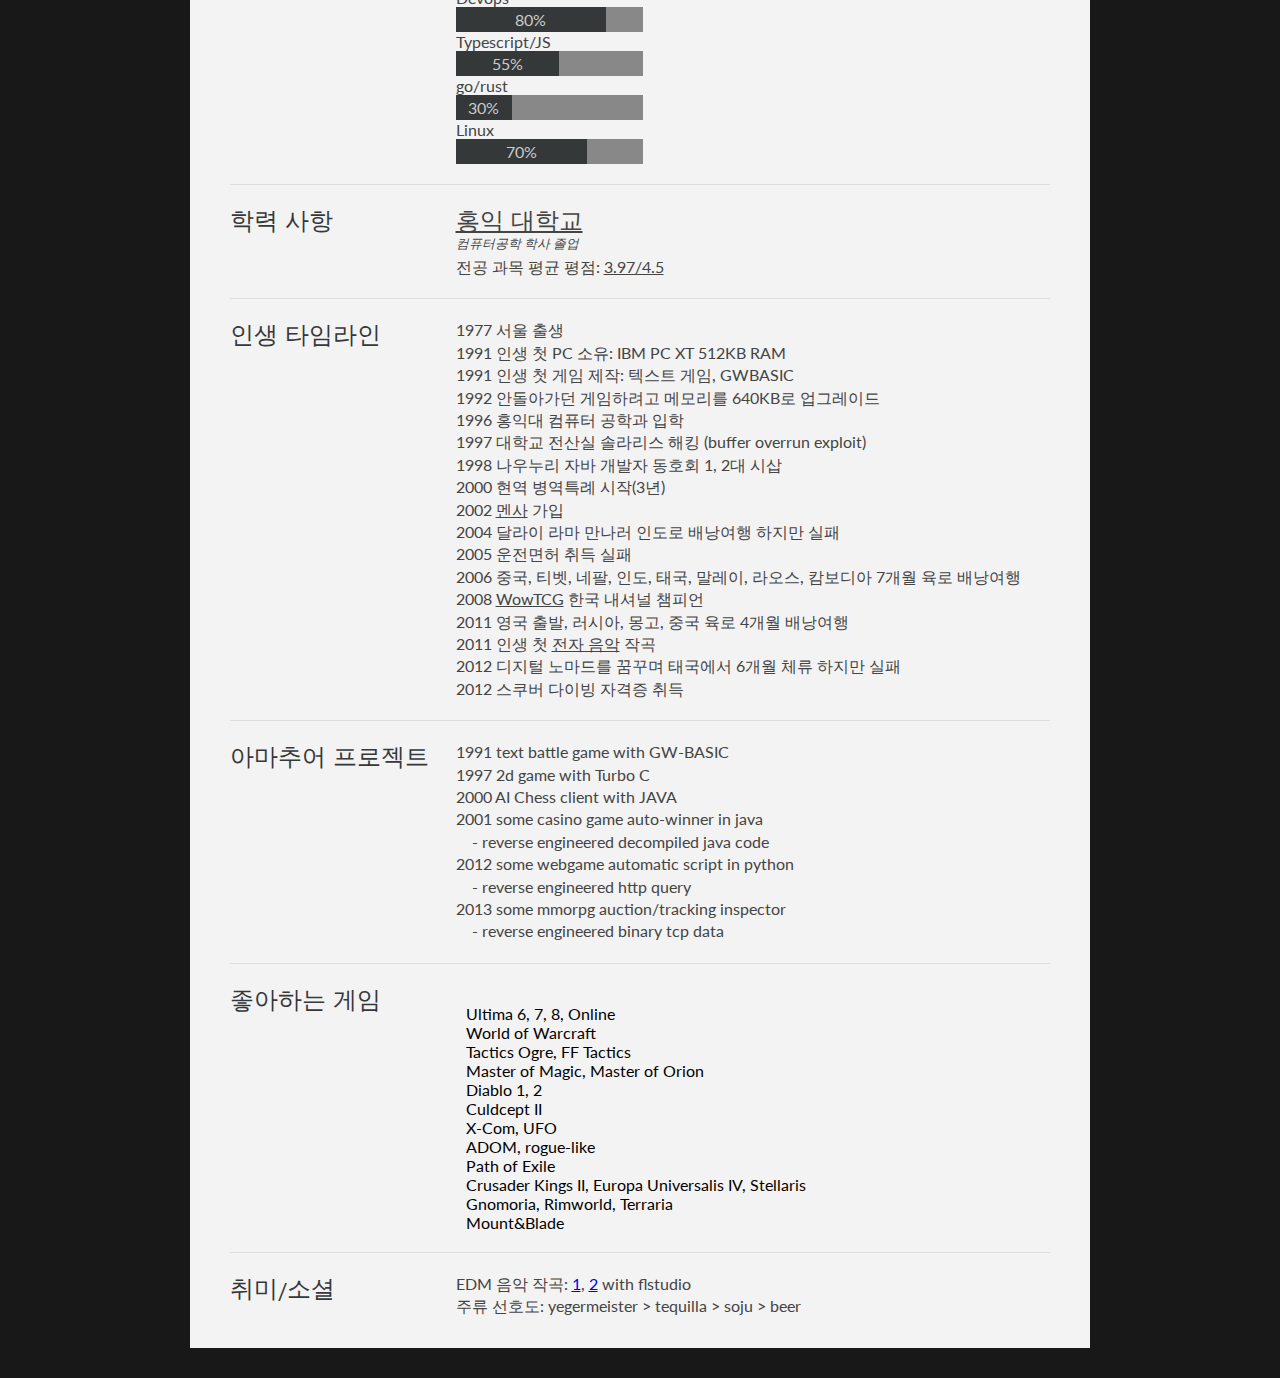
<file: cv/index.kr.html>
<!--
	thanks for viewing source!

	cv template from : http://www.thomashardy.me.uk/free-responsive-html-css3-cv-template

	icedac@gmail.com

	thanks!

	fonts from: https://fonts.google.com/specimen/Nanum+Gothic?selection.family=Nanum+Gothic|Roboto
-->

<!DOCTYPE html>
<html>
<head>
<title>임지혁 - Curriculum Vitae</title>

<meta name="viewport" content="width=device-width"/>
<meta name="description" content="The Curriculum Vitae of GShock Im"/>
<meta charset="UTF-8"> 
 
<link type="text/css" rel="stylesheet" href="style.css">
<link href='http://fonts.googleapis.com/css?family=Rokkitt:400,700|Lato:400,300' rel='stylesheet' type='text/css'>
<!--[if lt IE 9]>
<script src="//html5shiv.googlecode.com/svn/trunk/html5.js"></script>
<![endif]-->
</head>
<body id="top">

<div id="cv" class="instaFade">
	<div class="navbar">
		<ul class="navbar">
		  <li><a href="./index.html">English</a></li>
		  <li><a class="active" href="./index.kr.html">한국어</a></li>
		</ul>
	</div>
	<div class="mainDetails">
		<div id="headshot" class="quickFade">
			<img src="icedac_128x128.png" alt="GShock Im" />
		</div>
		
		<div id="name">
			<h1 class="quickFade delayTwo">임지혁</h1>
			<h2 class="quickFade delayThree">소프트웨어 엔지니어</h2>
			<h3 class="quickFade delayThree">서버 프로그래머</h3>
		</div>
		
		<div id="contactDetails" class="quickFade delayFour">
			<ul>
				<li>e: <a href="mailto:icedac@gmail.com" target="_blank">icedac@gmail.com</a></li>
				<li>w: <a href="http://icedac.github.io">https://icedac.github.io</a></li>
			</ul>
		</div>
		<div class="clear"></div>
	</div>
	
	<div id="mainArea" class="quickFade delayFive">
		<section>
			<article>
				<div class="sectionTitle">
					<h1>프로필</h1>
				</div>
				
				<div class="sectionContent">
					<p>
						18+년차 소프트웨어 엔지니어. 주 전문 분야는 게임 서버 개발이며, 모바일, PC, 웹 게임에 대한 서버 개발의 모든 스테이지를 모두 경험해봤다. 모던 C++, C#, 멀티쓰레디드, IOCP, 디버깅, Windows x86/x64에 강하며 주로 스크립트와 툴 개발을 위해 typescript, node.js, python, lua들을 다루었고 SQL, 자료구조, 알고리즘 복잡도, cpu, cache, 최적화, linux, asm, java, ActionScript, TDD에 대한 충분한 지식이 있다.<br>
						반복 작업을 자동화 하는 것을 좋아하고, devops, 비동기 remote work에 심취해 있다.
					</p>
				</div>
			</article>
			<div class="clear"></div>
		</section>

		<section>
			<div class="sectionTitleEmp sectionTitle">
				<h1>포트폴리오</h1>
			</div>
			
			<div class="sectionLists sectionContent">
				<article>
					<h2><a href="https://icedac.github.io/np_alloc/">np_alloc - yet another lock-free, per-thread memory pool</a></h2>
					<p>
					- c++14/gsl/gtest (오픈소스 공개/영문)
					<h2><a href="./sql_gen.html">SQL Schema/Parser Generator for MySQL</a></h2>
					<p> 코드 일부와 함께 설명 (영문)
					</p>
					<h2><a href="https://icedac.github.io/nativecoin-cpp/">[WIP] NativeCoin - c++</a></h2>
					<p>
					- c++14/gsl/openssl/asio/gtest (오픈소스 공개/영문)
					</p>
					<h2><a href="https://github.com/icedac/icedac.github.io/tree/master/cv/download/echo_server_wo_lib">Echo Server Source without Library</a></h2>
					<p> 라이브러리가 포함되어 있지 않아 컴파일이 되지 않음. 코딩 스타일 참조용.
					</p>
				</article>				
			</div>
			<div class="clear"></div>
		</section>
	
		<section>
			<div class="sectionTitle sectionTitleEmp">
				<h1>경력 사항</h1>
			</div>
			
			<div class="sectionLists sectionContent">

				<article>
					<h2>Senior Software Engineer @ <a href="https://www.nsuslab.com/">NSUSLAB</a></h2>
					<p class="subDetails">09/2018 - 05/2021</p>

					<h3>mobile game at NSUSLAB</h3>
					<p>
						<ul>
                			<li>Software Engineer - C#
								<ul>
									<li>.net 4.6, entityframework, aspnet webapp, restapi, websocket</li>
									<li>https://sentry.io, https://www.datadoghq.com/</li>
								</ul>
                			</li>
                			<li>Server Administrator - ms azure
								<ul>
									<li>Terraform to Azure</li>
									<li>webapp, sqlserver, mongodb, redis, vm, </li>
								</ul>
                			</li>
                			<li>TOOLS: vs2018, mssql, jenkins/azure devops, azure, slack, jira, terraform, k8s</li>
                		</ul>
                	</p>
				</article>

				<article>
					<h2>Software Architect @ <a href="https://www.crossover.com/">Crossover</a>/<a href="https://www.aurea.com/">Aurea</a></h2>
					<p class="subDetails">03/2018 - 09/2018</p>

					<h3>Enterprise Application Migrations</a> at <a href="https://www.aurea.com/">Aurea</a></h3>
					<p>
						<ul>
                			<li>Software Architect - C++
								<ul>
									<li><b>note: 🚀 100% asynchronous remote work</b></li>
									<li>code review</li>
									<li>adds CI/CD environment</li>
									<li>adds testcodes to meet requirements(code coverages +80%)</li>
								</ul>
                			</li>
							<br>
                			<li>TOOLS: vs2017, slack, jira, confluence, git, docker</li>
                		</ul>
                	</p>
				</article>

				<article>
					<h2>Senior Software Engineer @ freelancer</h2>
					<p class="subDetails">08/2016 - 07/2017</p>

					<h3>mobile action game at M^2 Games</h3>
					<p>
						<ul>
                			<li>Software Engineer - c++
                			</li>
                			<li>Server Administrator - ms azure
                				<ul>
                					<li>googledrive to db insert tool</li>
                					<li>telegram bot for server monitoring/admin (screenshot: <a href="./bot_01.png">1</a>, <a href="./bot_02.png">2</a>)</li>
                				</ul>
                			</li>
                			<li>DB Administrator - mysql
                				<ul><li>db/stored procedures</li></ul>
							</li>
							<br>
                			<li>TOOLS: win2016, vs2015, mysql, git</li>
                		</ul>
                	</p>
				</article>

				<article>
					<h2>소프트웨어 엔지니어 at M^2 Games</h2>
					<p class="subDetails">02/2015 - 07/2016</p>

					<h3>mobile action game</h3>
					<p>
						<ul>
                			<li>소프트웨어 엔지니어 - c++
                				<ul>
                					<li>core/socket engine</li>
                					<li>login/session/channel/match making/cache servers</li>
                					<li>protocol parser generator for c++/c#(unity3d)</li>
                					<li>* <a href="./sql_gen.html">sql schema/parser generator for mysql</a>
	                				</li>
                				</ul>
                			</li>
                			<li>서버 관리자 - ms azure
                				<ul>
                					<li>googledrive to sql insert tool</li>
                				</ul>
                			</li>
                			<li>DB 관리자 - mysql
                				<ul><li>db/stored procedures</li></ul>
                			</li>
                			<li>TOOLS: win2012, vs2015, mysql, git, node.js, redmine</li>
                		</ul>
                	</p>
				</article>

				<article>
					<h2>소프트웨어 엔지니어 at <a href="http://www.gpm.net/">GPM</a></h2>
					<p class="subDetails">01/2014 - 12/2014</p>
					<h3><a href="https://www.youtube.com/watch?v=odiWCTiu87U">mobile fps/action game</a></h3>
					<p>
						<ul>
                			<li>소프트웨어 엔지니어 - c++/c#
                				<ul>
                					<li>core/socket engine</li>
                					<li>game/room/cache servers</li>
                					<li>protocol parser generator for c++/c#(unity3d)</li>
                					<li>Tencent billing</li>
                				</ul>
                			</li>
                			<li>TOOLS: win2012, vs2013, ms sql-server, git, redmine
                		</ul>
					</p>
				</article>

				<article>
					<h2>프리랜서</h2>
					<p class="subDetails">06/2012 - 12/2013</p>
					<h3>reseraching</h3>
					<p>						
						<ul>
							<li>haxe, iphone/android, no-sql</li>
						</ul>
					</p>
					<h3>server development consultings</h3>
					<h3>start-up trial</h3>
					<p>
					</p>
				</article>

				<article>
					<h2>소프트웨어 엔지니어 at <a href="http://global.ncsoft.com">NCSoft</a></h2>
					<p class="subDetails">11/2007 - 06/2011</p>
					<h3>poker(holdem) AI research; 2 개월</h3>
					<p>
						<ul>
							<li>소프트웨어 엔지니어 - python
								<ul>
									<li>nash-equilibrium game tree(counter-factual regret minimization)</li>
									<li>prototype client / server (python 3.1)</li>
								</ul>
							</li>
                		</ul>
                	</p>
					
					<h3>3d MMO server engine; 15 개월</h3>
					<p>
						<ul>
							<li>소프트웨어 엔지니어 - c++
								<ul>
									<li>core/socket library</li>
									<li>refectoring code from L2, GW2</li>
									<li>per-thread global memory pool</li>
									<li>seamless server
										<ul>
											<li>3d world map</li>
											<li>transferring server cell to neighbor server</li>
										</ul>
									</li>
								</ul>
							</li>
							<li>TOOLS: win2k8, vs2008, mssql2k5, perforce
							</li>
						</ul>
					</p>
					<h3>flash web game; 15 개월</h3>
					<p>
						<ul>
							<li>소프트웨어 엔지니어 - c++
								<ul>
									<li>core/socket library</li>
									<li>login/channel server</li>
									<li>protocol parser generator for c++/action script</li>
								</ul>
							</li>
							<li>TOOLS: win2k3, vs2005, mssql2k5, svn, trac(issue-tracker), hudson
						</ul>
					</p>
				</article>
				
				<article>
					<h2>소프트웨어 엔지니어 at <a href="https://en.wikipedia.org/w/index.php?title=Pentavision&redirect=no">Pentavision</a></h2>
					<p class="subDetails">05/2007 - 10/2007</p>
					<h3><a href="https://www.youtube.com/watch?v=8UbV4cfcJac">Duelgate</a>(card-based minion action game)</h3>
					<p>
						<ul>
							<li>소프트웨어 엔지니어 - c++
								<ul>
									<li>technical support for server/client programming</li>
									<li>data pack lib/tools for client</li>
									<li>logging lib(console/file/remote connection)</li>
								</ul>
							</li>
							<li>TOOLS: win2k3, vs2005, oracle9i</li>
						</ul>
					</p>
				</article>
				
				<article>
					<h2>소프트웨어 엔지니어 at <a href="http://www.mobygames.com/company/egn-interactive-co-ltd">EGN Interactive</a></h2>
					<p class="subDetails">11/2004 - 04/2006</p>
					<h3>snowboard racing game</h3>
					<p>
						<ul>
                			<li>소프트웨어 엔지니어 - c++
                				<ul>
                					<li>core/socket engine</li>
                					<li>login/session/messenger/channel/cache/relay servers</li>
                					<li>relay server/p2p network lib for client</li>
                				</ul>
                			</li>
                			<li>DB 관리자 - mssql2000
                				<ul><li>db/stored procedures</li></ul>
                			</li>
							<li> TOOLS: win2k3, vs2003, mssql2000
						</ul>
					</p>
				</article>

				<article>
					<h2>프리랜서</h2>
					<p class="subDetails">04/2004 - 10/2004</p>
					<h3>research project</h3>
					<p>
						<ul>
							<li>3d turn-based board game client/server (TIKAL)</li>
							<li>tool: vs2003, ogre3d, 3dsmax</li>
						</ul>
					</p>
					<p>
					</p>
				</article>

				<article>
					<h2>소프트웨어 개발자 at <a href="https://en.wikipedia.org/wiki/Softmax_(company)">Softmax</a></h2>
					<p class="subDetails">12/2001 - 02/2004</p>
					<h3>racing game</h3>
					<p>
						<ul>
							<li>소프트웨어 개발자 - c++
								<ul>
									<li>battlenet server</li>
									<li>relay server</li>
									<li>3d client lib for interpolation</li>
									<li>one source for windows/freebsd</li>
								</ul>
							</li>
							<li> TOOLS: freebsd, vs6, cvs</li>
						</ul>
					</p>
					<h3><a href="https://namu.wiki/w/%EC%A3%BC%EC%82%AC%EC%9C%84%EC%9D%98%20%EC%9E%94%EC%98%81">2d board game</a></h3>
					<p>
						<ul>
							<li>소프트웨어 개발자 - c++
								<ul>
									<li>2d game client maintainer</li>
									<li>crash reporter</li>
								</ul>
							</li>
							<li> TOOLS: windows, vs6, cvs</li>
						</ul>
					</p>
				</article>

				<article>
					<h2>소프트웨어 개발자 at <a href="http://ragnarok.wikia.com/wiki/TriggerSoft">Triggersoft</a></h2>
					<p class="subDetails">02/2000 - 11/2001</p>
					<h3>2d game client/server development</h3>
					<p>
						<ul>
							<li> modified a* path finder</li>
							<li> TOOLS: win2k, vs6</li>
						</ul>
					</p>
				</article>

				<article>
					<h2>소프트웨어 개발자 at Applware</a></h2>
					<p class="subDetails">07/1999 - 01/2000</p>
					<h3>2d game client/server development</h3>
					<p>
						<ul>
							<li> map editor</li>
							<li> sprite editor</li>
							<li> network programming</li>
							<li> TOOLS: win98, vs6</li>
						</ul>
					</p>
				</article>

				<article>
					<h2>프리랜서 at Samsung Electro-mechanics</h2>
					<p class="subDetails">2000, 2001</p>
					<h3>wlan(wireless lan) utility for windows 95/98/ME/2000</h3>
					<p>
						<ul>
							<li>served with wlan PCMCIA card</li>
							<li>TOOLS: vs6, mfc</li>
						</ul>
					</p>
					<h3>wlan protocol analyzer for win2k (like wireshark)</h3>
					<p>
						<ul>
							<li>configurable packet format script</li> 
							<li>TOOLS: vs6, mfc</li>
						</ul>
					</p>
				</article>
			</div>
			<div class="clear"></div>
		</section>
		
		<section>
			<div class="sectionTitle">
				<h1>언어</h1>
			</div>
			
			<div class="sectionContent">
				<ul class="keySkills">
					<li>한국어<div class="skillProgress"><div class="skillBar" style="width: 100%">100%</div></div></li>
					<li>영어<div class="skillProgress"><div class="skillBar" style="width: 65%">65%</div></div></li>
				</ul>
			</div>
			<div class="clear"></div>
		</section>
		
		<section>
			<div class="sectionTitle">
				<h1>주 기술</h1>
			</div>
			
			<div class="sectionContent">
				<ul class="keySkills">
					<li>Solving Problem<div class="skillProgress"><div class="skillBar" style="width: 95%">95%</div></div></li>
					<li>Debugging<div class="skillProgress"><div class="skillBar" style="width: 99%">99%</div></div></li>
					<li>Multi-threaded<div class="skillProgress"><div class="skillBar" style="width: 85%">85%</div></div></li>
					<li>C++14<div class="skillProgress"><div class="skillBar" style="width: 95%">95%</div></div></li>
					<li>C#<div class="skillProgress"><div class="skillBar" style="width: 90%">90%</div></div></li>
					<li>dotnet<div class="skillProgress"><div class="skillBar" style="width: 70%">70%</div></div></li>
					<li>Python<div class="skillProgress"><div class="skillBar" style="width: 65%">65%</div></div></li>
					<li>SQL<div class="skillProgress"><div class="skillBar" style="width: 65%">65%</div></div></li>
					<li>Devops<div class="skillProgress"><div class="skillBar" style="width: 80%">80%</div></div></li>
					<li>Typescript/JS<div class="skillProgress"><div class="skillBar" style="width: 55%">55%</div></div></li>
					<li>go/rust<div class="skillProgress"><div class="skillBar" style="width: 30%">30%</div></div></li>
					<li>Linux<div class="skillProgress"><div class="skillBar" style="width: 70%">70%</div></div></li>
				</ul>
			</div>
			<div class="clear"></div>
		</section>

		<section>
			<div class="sectionTitle">
				<h1>학력 사항</h1>
			</div>
			
			<div class="sectionLists sectionContent">
				<article>
					<h2><a href="https://en.wikipedia.org/wiki/Hongik_University">홍익 대학교</a></h2>
					<p class="subDetails">컴퓨터공학 학사 졸업</p>
					<p>전공 과목 평균 평점: <a href="./class_grade.png">3.97/4.5</a></p>
				</article>				
			</div>
			<div class="clear"></div>
		</section>


		<section>
			<article>
				<div class="sectionTitle">
					<h1>인생 타임라인</h1>
				</div>
				
				<div class="sectionLists sectionContent">
					<p>
						1977 서울 출생<br>
						1991 인생 첫 PC 소유: IBM PC XT 512KB RAM<br>
						1991 인생 첫 게임 제작: 텍스트 게임, GWBASIC<br>
						1992 안돌아가던 게임하려고 메모리를 640KB로 업그레이드<Br>
						1996 홍익대 컴퓨터 공학과 입학<br>
						1997 대학교 전산실 솔라리스 해킹 (buffer overrun exploit)<br>
						1998 나우누리 자바 개발자 동호회 1, 2대 시삽<br>
						2000 현역 병역특례 시작(3년)<br>
						2002 <a href="./jihyuk_im_mensa.jpg">멘사</a> 가입<br>
						2004 달라이 라마 만나러 인도로 배낭여행 하지만 실패<br>
						2005 운전면허 취득 실패<br>
						2006 중국, 티벳, 네팔, 인도, 태국, 말레이, 라오스, 캄보디아 7개월 육로 배낭여행<br>
						2008 <a href="https://en.wikipedia.org/wiki/World_of_Warcraft_Trading_Card_Game">WowTCG</a> 한국 내셔널 챔피언<br>
						2011 영국 출발, 러시아, 몽고, 중국 육로 4개월 배낭여행<br>
						2011 인생 첫 <a href="https://soundcloud.com/icedac/noise-22-2-maelstorm_pulse">전자 음악</a> 작곡<br>
						2012 디지털 노마드를 꿈꾸며 태국에서 6개월 체류 하지만 실패<br>
						2012 스쿠버 다이빙 자격증 취득<br>
					</p>
				</div>
			</article>
			<div class="clear"></div>
		</section>

		<section>
			<div class="sectionTitle">
				<h1>아마추어 프로젝트</h1>
			</div>
			
			<div class="sectionLists sectionContent">
				<article>
					<p>
						1991 text battle game with GW-BASIC<br>
						1997 2d game with Turbo C<br>
						2000 AI Chess client with JAVA<br>
						2001 some casino game auto-winner in java<br>
						&nbsp; &nbsp; - reverse engineered decompiled java code<br>
						2012 some webgame automatic script in python<br>
						&nbsp; &nbsp; - reverse engineered http query<br>
						2013 some mmorpg auction/tracking inspector<br>
						&nbsp; &nbsp; - reverse engineered binary tcp data<br>
					</p>
				</article>
			</div>
			<div class="clear"></div>
		</section>

		<section>
			<div class="sectionTitle">
				<h1>좋아하는 게임</h1>
			</div>
			
			<div class="sectionLists sectionContent">
				<article>
					<p>
						<ul>
							<li>Ultima 6, 7, 8, Online</li>
							<li>World of Warcraft</li>
							<li>Tactics Ogre, FF Tactics</li>
							<li>Master of Magic, Master of Orion</li>
							<li>Diablo 1, 2</li>
							<li>Culdcept II</li>
							<li>X-Com, UFO</li>
							<li>ADOM, rogue-like</li>
							<li>Path of Exile</li>
							<li>Crusader Kings II, Europa Universalis IV, Stellaris</li>
							<li>Gnomoria, Rimworld, Terraria</li>
							<li>Mount&Blade</li>
						</ul>
					</p>
				</article>
			</div>
			<div class="clear"></div>
		</section>

		<section>
			<div class="sectionTitle">
				<h1>취미/소셜</h1>
			</div>
			
			<div id="sectionLists" class="sectionContent">
				<article>
					<p>
						EDM 음악 작곡: <a href="https://soundcloud.com/icedac/noise-24-wip-intended-but-lost">1</a>, <a href="https://soundcloud.com/icedac/noise-22-2-maelstorm_pulse">2</a> with flstudio<br>
						주류 선호도: yegermeister > tequilla > soju > beer
					</p>
				</article>
				
			</div>
			<div class="clear"></div>
		</section>
		
	</div>
</div>
<!-- Global site tag (gtag.js) - Google Analytics -->
<script async src="https://www.googletagmanager.com/gtag/js?id=UA-95777-7"></script>
<script>
  window.dataLayer = window.dataLayer || [];
  function gtag(){dataLayer.push(arguments);}
  gtag('js', new Date());

  gtag('config', 'UA-95777-7');
</script>
</body>
</html>
</file>
<file: cv/style.css>
html,body,div,span,object,iframe,h1,h2,h3,h4,h5,h6,p,blockquote,pre,abbr,address,cite,code,del,dfn,em,img,ins,kbd,q,samp,small,strong,sub,sup,var,b,i,dl,dt,dd,ol,ul,li,fieldset,form,label,legend,table,caption,tbody,tfoot,thead,tr,th,td,article,aside,canvas,details,figcaption,figure,footer,header,hgroup,menu,nav,section,summary,time,mark,audio,video {
border:0;
font:inherit;
font-size:100%;
margin:0;
padding:0;
vertical-align:baseline;
}

article,aside,details,figcaption,figure,footer,header,hgroup,menu,nav,section {
display:block;
}


html, body {background: #181818; font-family: 'Lato', 'Nanum+Gothic', helvetica, arial, sans-serif; font-size: 16px; color: #222;}
.clear {clear: both;}


.navbar ul {
	font-size: 0.8em;
    list-style-type: none;
    margin: 0;
    padding: 0;
    overflow: hidden;
    background-color: #353839;
    top: 0;
    width: 100%;
}

.navbar li {
    float: left;
}

.navbar li a {
    display: block;
    color: #aaa;
    text-align: center;
    padding: 14px 16px;
    text-decoration: none;
}

.navbar li a:hover:not(.active) {
    background-color: #111;
}

.active {
    background-color: #454849;
}


p {
	font-size: 1em;
	line-height: 1.4em;
	margin-bottom: 20px;
	color: #444;
}

#cv {
	width: 90%;
	max-width: 900px;
	background: #f3f3f3;
	margin: 30px auto;
}

.mainDetails {
	padding: 25px 35px;
	border-bottom: 2px solid #353839;
	background: #ededed;
}

#name h1 {
	font-size: 2.5em;
	font-weight: 700;
	font-family: 'Rokkitt', Helvetica, Arial, sans-serif;
	margin-bottom: -6px;
}

#name h2 {
	font-size: 2em;
	margin-left: 2px;
	font-family: 'Rokkitt', Helvetica, Arial, sans-serif;
}

#mainArea {
	padding: 0 40px;
}

#headshot {
	width: 12.5%;
	float: left;
	margin-right: 30px;
}

#headshot img {
	width: 100%;
	height: auto;
	-webkit-border-radius: 50px;
	border-radius: 50px;
}

#name {
	float: left;
}

#contactDetails {
	float: right;
}

#contactDetails ul {
	list-style-type: none;
	font-size: 0.9em;
	margin-top: 2px;
}

#contactDetails ul li {
	margin-bottom: 3px;
	color: #444;
}

#contactDetails ul li a, a[href^=tel] {
	color: #444; 
	text-decoration: none;
	-webkit-transition: all .3s ease-in;
	-moz-transition: all .3s ease-in;
	-o-transition: all .3s ease-in;
	-ms-transition: all .3s ease-in;
	transition: all .3s ease-in;
}

#contactDetails ul li a:hover { 
	color: #D72D5C;
}

.sectionLists ul {
	list-style-type: none;
	font-size: 1em;
	margin-top: 2px;
	margin-left: 10px;
}

.sectionLists ul li{
	color: #000;
}
.sectionLists ul li ul li{
	font-size: 0.95em;
	border-top: 0px solid #dedede;
	color: #444;
}

.sectionLists a {
	color: #444; 
	text-decoration: underline;
	-webkit-transition: all .3s ease-in;
	-moz-transition: all .3s ease-in;
	-o-transition: all .3s ease-in;
	-ms-transition: all .3s ease-in;
	transition: all .3s ease-in;
}

.sectionLists a:hover { 
	color: #D72D5C;
}

section {
	border-top: 1px solid #dedede;
	padding: 20px 0 0;
}

section:first-child {
	border-top: 0;
}

section:last-child {
	padding: 20px 0 10px;
}

.sectionTitle {
	float: left;
	width: 25%;
}

.sectionContent {
	float: right;
	width: 72.5%;
}

.sectionTitle h1 {
	font-family: 'Rokkitt', Helvetica, Arial, sans-serif;
	font-size: 1.5em;
	color: #353839;
}

.sectionContent h2 {
	font-family: 'Rokkitt', Helvetica, Arial, sans-serif;
	font-size: 1.5em;
	margin-bottom: -2px;
}

.sectionTitleEmp h1 {
	color: #d9534f;
}

.subDetails {
	font-size: 0.8em;
	font-style: italic;
	margin-bottom: 3px;
}

.keySkills {
	list-style-type: none;
	-moz-column-count:3;
	-webkit-column-count:3;
	column-count:3;
    -moz-column-fill: auto; /* Firefox */
    column-fill: auto;
    margin-bottom: 20px;
	font-size: 1em;
	color: #444;
}

.keySkills ul li {
	margin-bottom: 3px;
}

.skillProgress {
    width: 100%;
    color: #CCC;
    background-color: #888;
}
.skillBar {
    width: 33%;
    height: 25px;
    line-height: 25px;
    text-align: center;
    background-color: #353839;
}

@media all and (min-width: 602px) and (max-width: 800px) {
	#headshot {
		display: none;
	}
	
	.keySkills {
	-moz-column-count:3;
	-webkit-column-count:3;
	column-count:3;
	}
}

@media all and (max-width: 601px) {
	#cv {
		width: 95%;
		margin: 10px auto;
		min-width: 280px;
	}
	
	#headshot {
		display: none;
	}
	
	#name, #contactDetails {
		float: none;
		width: 100%;
		text-align: center;
	}
	
	.sectionTitle, .sectionContent {
		float: none;
		width: 100%;
	}
	
	.sectionTitle {
		margin-left: -2px;
		font-size: 1.25em;
	}
	
	.keySkills {
		-moz-column-count:1;
		-webkit-column-count:1;
		column-count:1;
	}
}

@media all and (max-width: 480px) {
	.mainDetails {
		padding: 15px 15px;
	}
	
	section {
		padding: 15px 0 0;
	}
	
	#mainArea {
		padding: 0 25px;
	}

	
	.keySkills {
	-moz-column-count:1;
	-webkit-column-count:1;
	column-count:1;
	}
	
	#name h1 {
		line-height: .8em;
		margin-bottom: 4px;
	}
}

@-webkit-keyframes reset {
	0% {
		opacity: 0;
	}
	100% {
		opacity: 0;
	}
}

@-webkit-keyframes fade-in {
	0% {
		opacity: 0;
	}
	40% {
		opacity: 0;
	}
	100% {
		opacity: 1;
	}
}

@-moz-keyframes reset {
	0% {
		opacity: 0;
	}
	100% {
		opacity: 0;
	}
}

@-moz-keyframes fade-in {
	0% {
		opacity: 0;
	}
	40% {
		opacity: 0;
	}
	100% {
		opacity: 1;
	}
}

@keyframes reset {
	0% {
		opacity: 0;
	}
	100% {
		opacity: 0;
	}
}

@keyframes fade-in {
	0% {
		opacity: 0;
	}
	40% {
		opacity: 0;
	}
	100% {
		opacity: 1;
	}
}

.instaFade {
    -webkit-animation-name: reset, fade-in;
    -webkit-animation-duration: .3s;
    -webkit-animation-timing-function: ease-in;
	
	-moz-animation-name: reset, fade-in;
    -moz-animation-duration: .3s;
    -moz-animation-timing-function: ease-in;
	
	animation-name: reset, fade-in;
    animation-duration: .3s;
    animation-timing-function: ease-in;
}

.quickFade {
    -webkit-animation-name: reset, fade-in;
    -webkit-animation-duration: .1s;
    -webkit-animation-timing-function: ease-in;
	
	-moz-animation-name: reset, fade-in;
    -moz-animation-duration: .1s;
    -moz-animation-timing-function: ease-in;
	
	animation-name: reset, fade-in;
    animation-duration: .1s;
    animation-timing-function: ease-in;
}
 
.delayOne {
	-webkit-animation-delay: 0, .2s;
	-moz-animation-delay: 0, .2s;
	animation-delay: 0, .2s;
}

.delayTwo {
	-webkit-animation-delay: 0, .4s;
	-moz-animation-delay: 0, .4s;
	animation-delay: 0, .4s;
}

.delayThree {
	-webkit-animation-delay: 0, .6s;
	-moz-animation-delay: 0, .6s;
	animation-delay: 0, .6s;
}

.delayFour {
	-webkit-animation-delay: 0, .8s;
	-moz-animation-delay: 0, .8s;
	animation-delay: 0, .8s;
}

.delayFive {
	-webkit-animation-delay: 0, 1.0s;
	-moz-animation-delay: 0, 1.0s;
	animation-delay: 0, 1.0s;
}

@media print {
	html, body {background: #fff; font-family: 'Lato', 'Nanum+Gothic', helvetica, arial, sans-serif; font-size: 16px; color: #888;}
	.navbar ul {background-color: #666}
	.mainDetails {
		color: #000;
		background: #fff;
	}
	#cv {
        width: 100%;
		margin-left: 5px auto;
		margin-right: 5px auto;
		margin-top: 5px auto;
		margin-bottom: 5px auto;
		background: #fff;
		border: 1px solid #000
	}
}
</file>
